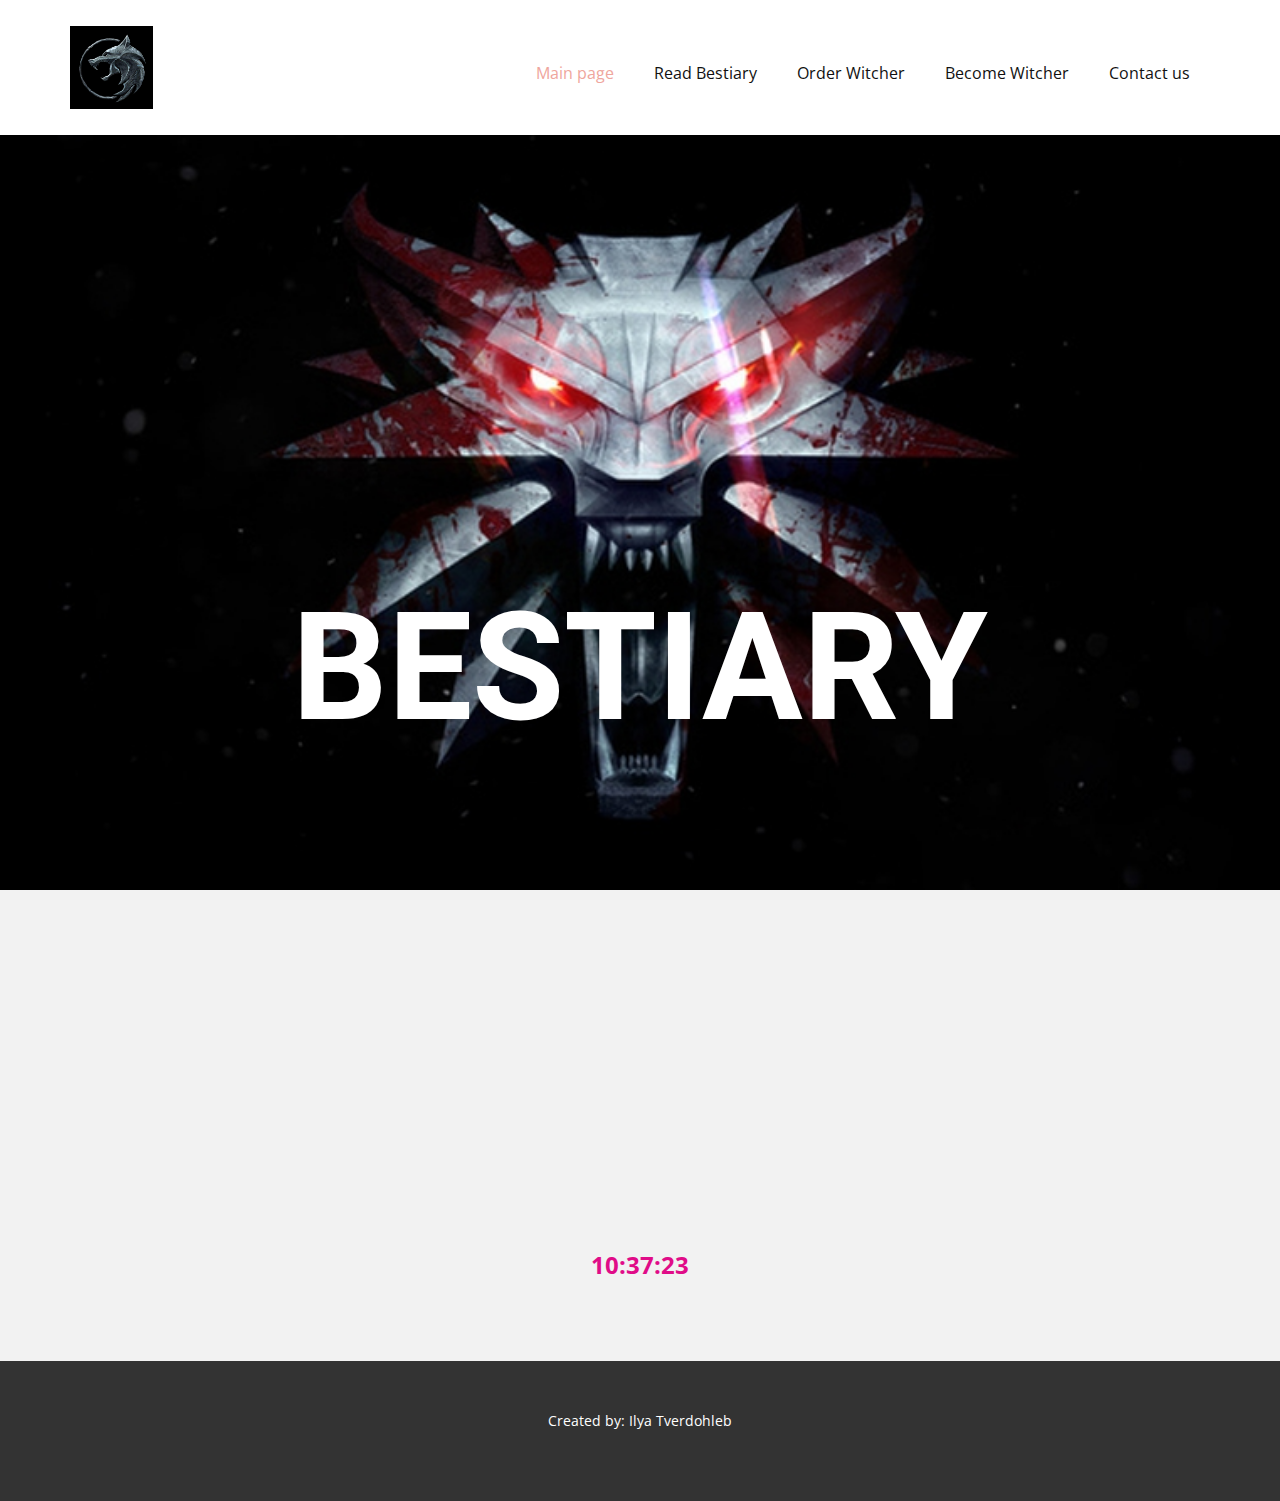
<file: index.html>
<!DOCTYPE html>
<html style="font-size: 16px;">
  <head>
    
    <meta name="viewport" content="width=device-width, initial-scale=1.0">
    <meta charset="utf-8">
    <meta name="keywords" content="Caring for, THE FOREST, ​Help us to look after our forests, ​Forestry
technique, ​Forest wildlifeand hunting, ​Caring for forest to benefit nature and people">
    <meta name="description" content="">
    <meta name="page_type" content="np-template-header-footer-from-plugin">
    <title>Main page</title>
    <link rel="stylesheet" href="nicepage.css" media="screen">
<link rel="stylesheet" href="Main-page.css" media="screen">
    <script class="u-script" type="text/javascript" src="jquery.js" defer=""></script>
    <script class="u-script" type="text/javascript" src="nicepage.js" defer=""></script>
    <meta name="generator" content="Nicepage 4.3.3, nicepage.com">
    <link id="u-theme-google-font" rel="stylesheet" href="https://fonts.googleapis.com/css?family=Roboto:100,100i,300,300i,400,400i,500,500i,700,700i,900,900i|Open+Sans:300,300i,400,400i,600,600i,700,700i,800,800i">
    <link id="u-page-google-font" rel="stylesheet" href="https://fonts.googleapis.com/css?family=Roboto:100,100i,300,300i,400,400i,500,500i,700,700i,900,900i|Roboto:100,100i,300,300i,400,400i,500,500i,700,700i,900,900i">
    
    
    
    <script type="application/ld+json">{
		"@context": "http://schema.org",
		"@type": "Organization",
		"name": "",
		"logo": "images/the-witcher-geralt-wolf-logo.jpg"
}</script>
    <meta name="theme-color" content="#efa69d">
    <meta property="og:title" content="Main page">
    <meta property="og:type" content="website">
  </head>
  <body data-home-page="Main-page.html" data-home-page-title="Main page" onload="digitalWatch()" class="u-body"><header class="u-clearfix u-header u-header" id="sec-3764"><div class="u-clearfix u-sheet u-sheet-1">
        <a href="Main-page.html" data-page-id="1073722988" class="u-hover-feature u-image u-logo u-image-1" title="Main page" data-image-width="1280" data-image-height="1280" data-animation-name="rotateIn" data-animation-duration="1000" data-animation-direction="">
          <img src="images/the-witcher-geralt-wolf-logo.jpg" class="u-logo-image u-logo-image-1">
        </a>
        <nav class="u-menu u-menu-dropdown u-offcanvas u-menu-1">
          <div class="menu-collapse" style="font-size: 1rem; letter-spacing: 0px;">
            <a class="u-button-style u-custom-left-right-menu-spacing u-custom-padding-bottom u-custom-top-bottom-menu-spacing u-nav-link u-text-active-palette-1-base u-text-hover-palette-2-base" href="#">
              <svg class="u-svg-link" viewBox="0 0 24 24"><use xmlns:xlink="http://www.w3.org/1999/xlink" xlink:href="#svg-0e7d"></use></svg>
              <svg class="u-svg-content" version="1.1" id="svg-0e7d" viewBox="0 0 16 16" x="0px" y="0px" xmlns:xlink="http://www.w3.org/1999/xlink" xmlns="http://www.w3.org/2000/svg"><g><rect y="1" width="16" height="2"></rect><rect y="7" width="16" height="2"></rect><rect y="13" width="16" height="2"></rect>
</g></svg>
            </a>
          </div>
          <div class="u-custom-menu u-nav-container">
            <ul class="u-nav u-unstyled u-nav-1"><li class="u-nav-item"><a class="u-button-style u-nav-link u-text-active-palette-1-base u-text-hover-palette-2-base" href="Main-page.html" style="padding: 10px 20px;">Main page</a>
</li><li class="u-nav-item"><a class="u-button-style u-nav-link u-text-active-palette-1-base u-text-hover-palette-2-base" href="Read-Bestiary.html" style="padding: 10px 20px;">Read Bestiary</a>
</li><li class="u-nav-item"><a class="u-button-style u-nav-link u-text-active-palette-1-base u-text-hover-palette-2-base" href="Order-Witcher.html" style="padding: 10px 20px;">Order Witcher</a>
</li><li class="u-nav-item"><a class="u-button-style u-nav-link u-text-active-palette-1-base u-text-hover-palette-2-base" href="Become-a-Witcher.html" style="padding: 10px 20px;">Become Witcher</a>
</li><li class="u-nav-item"><a class="u-button-style u-nav-link u-text-active-palette-1-base u-text-hover-palette-2-base" href="Contac-Us.html" style="padding: 10px 20px;">Contact us</a>
</li></ul>
          </div>
          <div class="u-custom-menu u-nav-container-collapse">
            <div class="u-black u-container-style u-inner-container-layout u-opacity u-opacity-95 u-sidenav">
              <div class="u-inner-container-layout u-sidenav-overflow">
                <div class="u-menu-close"></div>
                <ul class="u-align-center u-nav u-popupmenu-items u-unstyled u-nav-2"><li class="u-nav-item"><a class="u-button-style u-nav-link" href="Main-page.html" style="padding: 10px 20px;">Main page</a>
</li><li class="u-nav-item"><a class="u-button-style u-nav-link" href="Read-Bestiary.html" style="padding: 10px 20px;">Read Bestiary</a>
</li><li class="u-nav-item"><a class="u-button-style u-nav-link" href="Order-Witcher.html" style="padding: 10px 20px;">Order Witcher</a>
</li><li class="u-nav-item"><a class="u-button-style u-nav-link" href="Become-a-Witcher.html" style="padding: 10px 20px;">Become Witcher</a>
</li><li class="u-nav-item"><a class="u-button-style u-nav-link" href="Contac-Us.html" style="padding: 10px 20px;">Contact us</a>
</li></ul>
              </div>
            </div>
            <div class="u-black u-menu-overlay u-opacity u-opacity-70"></div>
          </div>
        </nav>
      </div></header>
    <section class="u-align-center u-clearfix u-image u-section-1" src="" id="carousel_deab" data-image-width="800" data-image-height="449">
      <div class="u-clearfix u-sheet u-sheet-1">
        <h1 class="u-color-scheme-u10 u-color-style-multicolor-1 u-text u-text-body-alt-color u-title u-text-1">BESTIARY</h1>
      </div>
    </section>
    <section class="u-align-center u-clearfix u-grey-5 u-section-2" id="carousel_029e">
      <div class="u-clearfix u-sheet u-valign-middle u-sheet-1">
        <h3 class="u-text u-text-default u-text-1" data-animation-name="bounceIn" data-animation-duration="1000" data-animation-direction="">Bestiary - learn how to protect youself from monsters</h3>
        <a href="Read-Bestiary.html" data-page-id="117323473" class="u-active-palette-4-dark-1 u-border-none u-btn u-btn-round u-button-style u-hover-palette-4-dark-1 u-palette-4-base u-radius-50 u-btn-1" data-animation-name="bounceIn" data-animation-duration="1000" data-animation-direction="">read Bestiary</a>
        <p id="digital_watch" style="color: #e00c88; font-size: 150%; font-weight: bold;"></p>
      </div>
    </section>
    
    
    <footer class="u-align-center u-clearfix u-footer u-grey-80 u-footer" id="sec-be3e"><div class="u-clearfix u-sheet u-sheet-1">
        <p class="u-small-text u-text u-text-variant u-text-1">Created by: Ilya Tverdohleb</p>
      </div>
      <p class="u-text u-text-2">
        
        <script>
          var chr = -1;
          var txt = 'Witchers community'
          var l = txt.length
          var p = "_"
          function changetext()
          {
          chr++;
          t = document.all["text"].innerHTML
          tt = t.substring(0,t.length-p.length)
          if(txt.charAt(chr)!="<")
          {
          document.all["text"].innerHTML= tt + txt.charAt(chr) + p
          }
          else {
          document.all["text"].innerHTML= tt + txt.substring(chr, chr+4) + p
          chr=chr+3
          }
          setTimeout("changetext()", 90)
          }
          function str(num) {
          var s = ""
          for(i=0; i<num; i++)
          { s = s + " " }
          return s }
        </script>            
          <body onload="changetext()">
          <font id="text"></font>
      </p>

      <script type="text/javascript">
        function digitalWatch() {
          var date = new Date();
          var hours = date.getHours();
          var minutes = date.getMinutes();
          var seconds = date.getSeconds();
          if (hours < 10) hours = "0" + hours;
          if (minutes < 10) minutes = "0" + minutes;
          if (seconds < 10) seconds = "0" + seconds;
          document.getElementById("digital_watch").innerHTML = hours + ":" + minutes + ":" + seconds;
          setTimeout("digitalWatch()", 1000);
        }
      </script>

      
    </footer>
    
  </body>
</html>
</file>
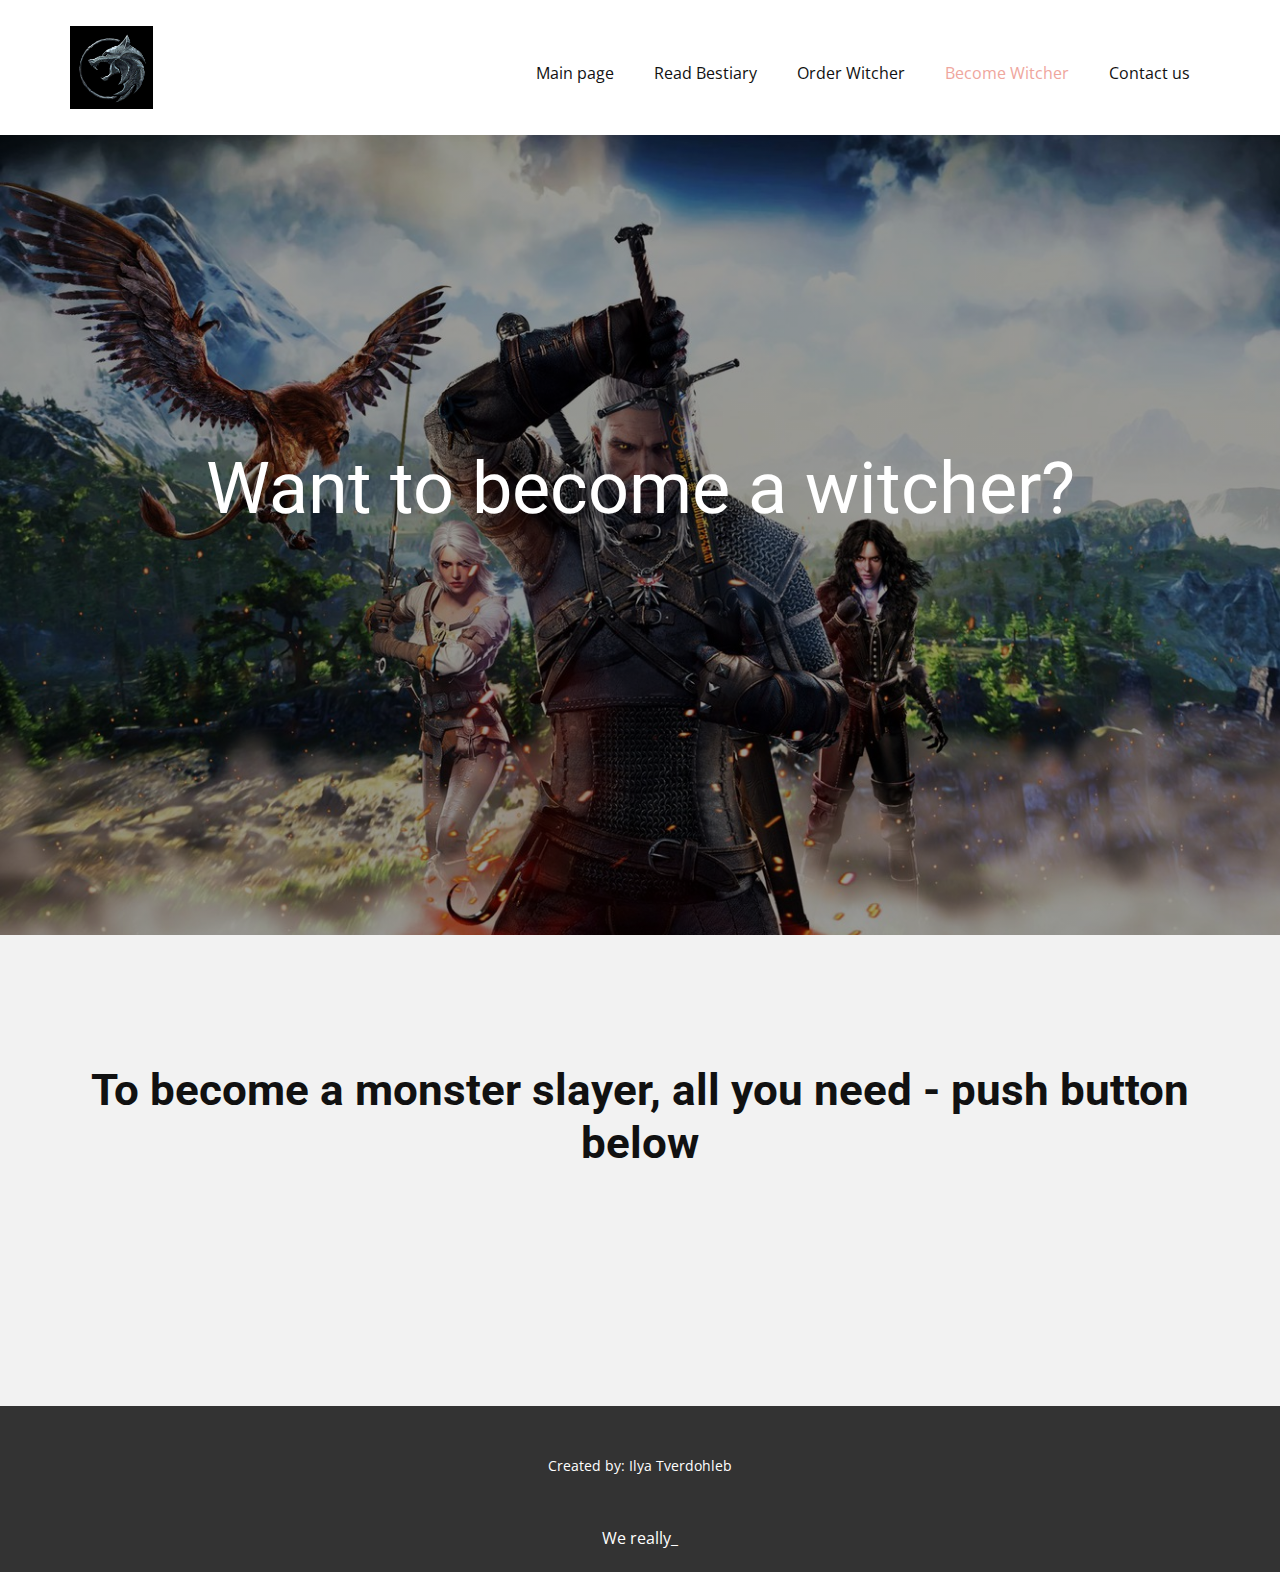
<file: Become-a-Witcher.html>
<!DOCTYPE html>
<html style="font-size: 16px;">
  <head>
    <meta name="viewport" content="width=device-width, initial-scale=1.0">
    <meta charset="utf-8">
    <meta name="keywords" content="Caring for, THE FOREST, ​Help us to look after our forests, ​Forestry
technique, ​Forest wildlifeand hunting, ​Caring for forest to benefit nature and people">
    <meta name="description" content="">
    <meta name="page_type" content="np-template-header-footer-from-plugin">
    <title>Become a Witcher</title>
    <link rel="stylesheet" href="nicepage.css" media="screen">
<link rel="stylesheet" href="Become-a-Witcher.css" media="screen">
    <script class="u-script" type="text/javascript" src="jquery.js" defer=""></script>
    <script class="u-script" type="text/javascript" src="nicepage.js" defer=""></script>
    <meta name="generator" content="Nicepage 4.3.3, nicepage.com">
    <link id="u-theme-google-font" rel="stylesheet" href="https://fonts.googleapis.com/css?family=Roboto:100,100i,300,300i,400,400i,500,500i,700,700i,900,900i|Open+Sans:300,300i,400,400i,600,600i,700,700i,800,800i">
    <link id="u-page-google-font" rel="stylesheet" href="https://fonts.googleapis.com/css?family=Roboto:100,100i,300,300i,400,400i,500,500i,700,700i,900,900i">
    
    
    
    <script type="application/ld+json">{
		"@context": "http://schema.org",
		"@type": "Organization",
		"name": "",
		"logo": "images/the-witcher-geralt-wolf-logo.jpg"
}</script>
    <meta name="theme-color" content="#efa69d">
    <meta property="og:title" content="Become a Witcher">
    <meta property="og:type" content="website">
  </head>
  <body class="u-body"><header class="u-clearfix u-header u-header" id="sec-3764"><div class="u-clearfix u-sheet u-sheet-1">
        <a href="Main-page.html" data-page-id="1073722988" class="u-hover-feature u-image u-logo u-image-1" title="Main page" data-image-width="1280" data-image-height="1280" data-animation-name="rotateIn" data-animation-duration="1000" data-animation-direction="">
          <img src="images/the-witcher-geralt-wolf-logo.jpg" class="u-logo-image u-logo-image-1">
        </a>
        <nav class="u-menu u-menu-dropdown u-offcanvas u-menu-1">
          <div class="menu-collapse" style="font-size: 1rem; letter-spacing: 0px;">
            <a class="u-button-style u-custom-left-right-menu-spacing u-custom-padding-bottom u-custom-top-bottom-menu-spacing u-nav-link u-text-active-palette-1-base u-text-hover-palette-2-base" href="#">
              <svg class="u-svg-link" viewBox="0 0 24 24"><use xmlns:xlink="http://www.w3.org/1999/xlink" xlink:href="#svg-0e7d"></use></svg>
              <svg class="u-svg-content" version="1.1" id="svg-0e7d" viewBox="0 0 16 16" x="0px" y="0px" xmlns:xlink="http://www.w3.org/1999/xlink" xmlns="http://www.w3.org/2000/svg"><g><rect y="1" width="16" height="2"></rect><rect y="7" width="16" height="2"></rect><rect y="13" width="16" height="2"></rect>
</g></svg>
            </a>
          </div>
          <div class="u-custom-menu u-nav-container">
            <ul class="u-nav u-unstyled u-nav-1"><li class="u-nav-item"><a class="u-button-style u-nav-link u-text-active-palette-1-base u-text-hover-palette-2-base" href="Main-page.html" style="padding: 10px 20px;">Main page</a>
</li><li class="u-nav-item"><a class="u-button-style u-nav-link u-text-active-palette-1-base u-text-hover-palette-2-base" href="Read-Bestiary.html" style="padding: 10px 20px;">Read Bestiary</a>
</li><li class="u-nav-item"><a class="u-button-style u-nav-link u-text-active-palette-1-base u-text-hover-palette-2-base" href="Order-Witcher.html" style="padding: 10px 20px;">Order Witcher</a>
</li><li class="u-nav-item"><a class="u-button-style u-nav-link u-text-active-palette-1-base u-text-hover-palette-2-base" href="Become-a-Witcher.html" style="padding: 10px 20px;">Become Witcher</a>
</li><li class="u-nav-item"><a class="u-button-style u-nav-link u-text-active-palette-1-base u-text-hover-palette-2-base" href="Contac-Us.html" style="padding: 10px 20px;">Contact us</a>
</li></ul>
          </div>
          <div class="u-custom-menu u-nav-container-collapse">
            <div class="u-black u-container-style u-inner-container-layout u-opacity u-opacity-95 u-sidenav">
              <div class="u-inner-container-layout u-sidenav-overflow">
                <div class="u-menu-close"></div>
                <ul class="u-align-center u-nav u-popupmenu-items u-unstyled u-nav-2"><li class="u-nav-item"><a class="u-button-style u-nav-link" href="Main-page.html" style="padding: 10px 20px;">Main page</a>
</li><li class="u-nav-item"><a class="u-button-style u-nav-link" href="Read-Bestiary.html" style="padding: 10px 20px;">Read Bestiary</a>
</li><li class="u-nav-item"><a class="u-button-style u-nav-link" href="Order-Witcher.html" style="padding: 10px 20px;">Order Witcher</a>
</li><li class="u-nav-item"><a class="u-button-style u-nav-link" href="Become-a-Witcher.html" style="padding: 10px 20px;">Become Witcher</a>
</li><li class="u-nav-item"><a class="u-button-style u-nav-link" href="Contac-Us.html" style="padding: 10px 20px;">Contact us</a>
</li></ul>
              </div>
            </div>
            <div class="u-black u-menu-overlay u-opacity u-opacity-70"></div>
          </div>
        </nav>
      </div></header>
    <section class="u-align-center u-clearfix u-image u-shading u-section-1" src="" data-image-width="1332" data-image-height="850" id="sec-f4d5">
      <div class="u-clearfix u-sheet u-sheet-1">
        <h1 class="u-text u-text-default u-title u-text-1" data-animation-name="zoomIn" data-animation-duration="1000" data-animation-direction="" id = "BcmWitcher">Want to become a witcher?</h1>
      </div>
    </section>
    <section class="u-align-center u-clearfix u-grey-5 u-section-2" id="carousel_029e">
      <div class="u-clearfix u-sheet u-valign-middle u-sheet-1">
        <h3 class="u-text u-text-default u-text-1">To become a monster slayer, all you need - push button below</h3>
        <a href="https://store.steampowered.com/app/292030/_3/?l=russian" class="u-active-palette-4-dark-1 u-border-none u-btn u-btn-round u-button-style u-hover-custom-color-1 u-palette-4-base u-radius-50 u-btn-1" data-animation-name="bounceIn" data-animation-duration="1000" data-animation-direction="">Become a Witcher </a>
      </div>
    </section>
    
    
    <footer class="u-align-center u-clearfix u-footer u-grey-80 u-footer" id="sec-be3e"><div class="u-clearfix u-sheet u-sheet-1">
        <p class="u-small-text u-text u-text-variant u-text-1">Created by: Ilya Tverdohleb</p>
      </div>
      <script>
        var chr = -1;
        var txt = 'We really need more witchers, contact us please'
        var l = txt.length
        var p = "_"
        function changetext()
        {
        chr++;
        t = document.all["text"].innerHTML
        tt = t.substring(0,t.length-p.length)
        if(txt.charAt(chr)!="<")
        {
        document.all["text"].innerHTML= tt + txt.charAt(chr) + p
        }
        else {
        document.all["text"].innerHTML= tt + txt.substring(chr, chr+4) + p
        chr=chr+3
        }
        setTimeout("changetext()", 90)
        }
        function str(num) {
        var s = ""
        for(i=0; i<num; i++)
        { s = s + " " }
        return s }
      </script>            
        <body onload="changetext()">
        <font id="text"></font>
    </p>

  

    <script>
      $('#BcmWitcher').on('click', function(){
          myAlert();

      function myAlert(){
          alert('aboba')
          }
      })
  </script>
    
    
    </footer>
    
  </body>
</html>
</file>
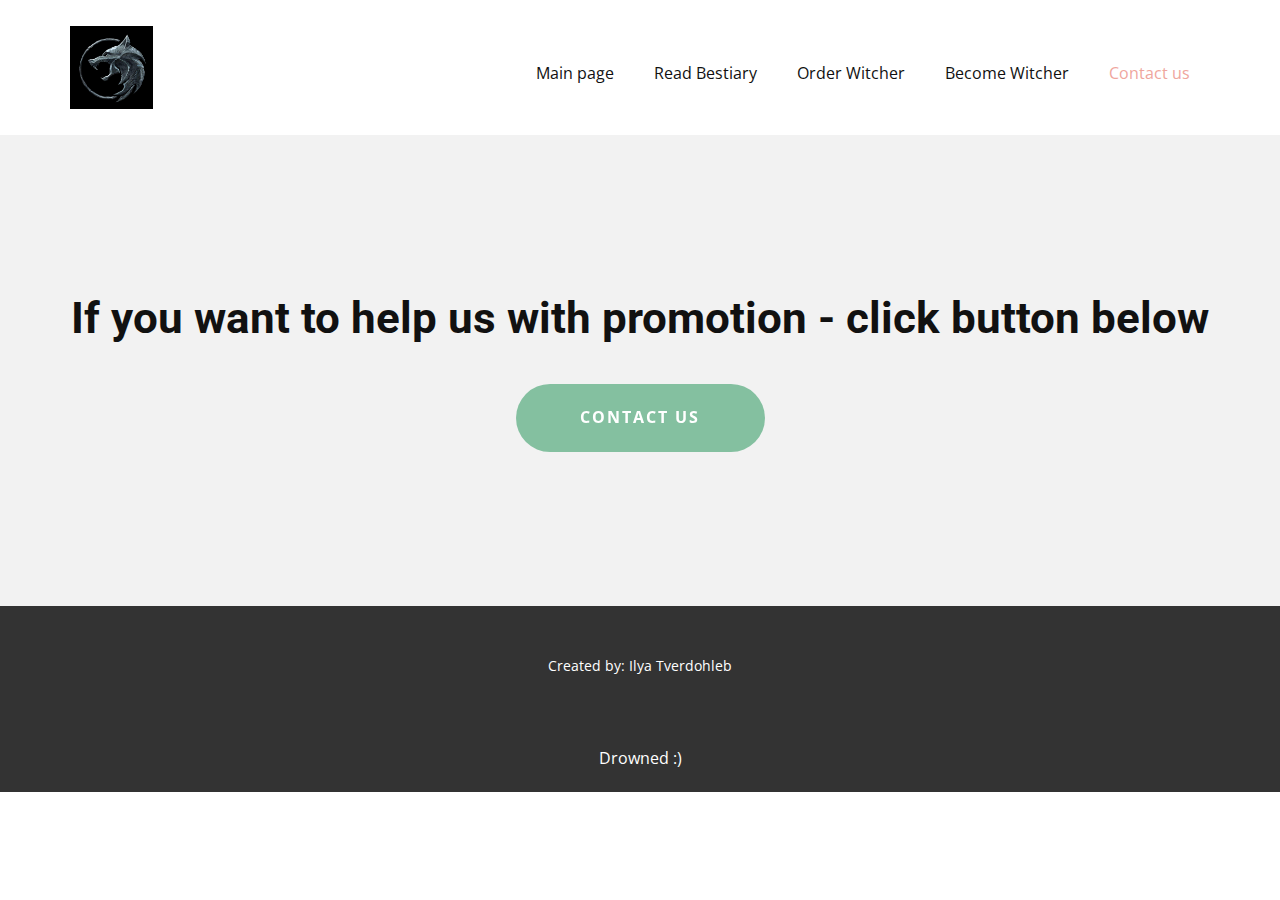
<file: Contac-Us.html>
<!DOCTYPE html>
<html style="font-size: 16px;">
  <head>
    <meta name="viewport" content="width=device-width, initial-scale=1.0">
    <meta charset="utf-8">
    <meta name="keywords" content="Caring for, THE FOREST, ​Help us to look after our forests, ​Forestry
technique, ​Forest wildlifeand hunting, ​Caring for forest to benefit nature and people">
    <meta name="description" content="">
    <meta name="page_type" content="np-template-header-footer-from-plugin">
    <title>Contac Us</title>
    <link rel="stylesheet" href="nicepage.css" media="screen">
<link rel="stylesheet" href="Contac-Us.css" media="screen">
    <script class="u-script" type="text/javascript" src="jquery.js" defer=""></script>
    <script class="u-script" type="text/javascript" src="nicepage.js" defer=""></script>
    <meta name="generator" content="Nicepage 4.3.3, nicepage.com">
    <link id="u-theme-google-font" rel="stylesheet" href="https://fonts.googleapis.com/css?family=Roboto:100,100i,300,300i,400,400i,500,500i,700,700i,900,900i|Open+Sans:300,300i,400,400i,600,600i,700,700i,800,800i">
    <link id="u-page-google-font" rel="stylesheet" href="https://fonts.googleapis.com/css?family=Roboto:100,100i,300,300i,400,400i,500,500i,700,700i,900,900i">
    
    
    <script type="application/ld+json">{
		"@context": "http://schema.org",
		"@type": "Organization",
		"name": "",
		"logo": "images/the-witcher-geralt-wolf-logo.jpg"
}</script>
    <meta name="theme-color" content="#efa69d">
    <meta property="og:title" content="Contac Us">
    <meta property="og:type" content="website">
  </head>
  <body class="u-body"><header class="u-clearfix u-header u-header" id="sec-3764"><div class="u-clearfix u-sheet u-sheet-1">
        <a href="Main-page.html" data-page-id="1073722988" class="u-hover-feature u-image u-logo u-image-1" title="Main page" data-image-width="1280" data-image-height="1280" data-animation-name="rotateIn" data-animation-duration="1000" data-animation-direction="">
          <img src="images/the-witcher-geralt-wolf-logo.jpg" class="u-logo-image u-logo-image-1">
        </a>
        <nav class="u-menu u-menu-dropdown u-offcanvas u-menu-1">
          <div class="menu-collapse" style="font-size: 1rem; letter-spacing: 0px;">
            <a class="u-button-style u-custom-left-right-menu-spacing u-custom-padding-bottom u-custom-top-bottom-menu-spacing u-nav-link u-text-active-palette-1-base u-text-hover-palette-2-base" href="#">
              <svg class="u-svg-link" viewBox="0 0 24 24"><use xmlns:xlink="http://www.w3.org/1999/xlink" xlink:href="#svg-0e7d"></use></svg>
              <svg class="u-svg-content" version="1.1" id="svg-0e7d" viewBox="0 0 16 16" x="0px" y="0px" xmlns:xlink="http://www.w3.org/1999/xlink" xmlns="http://www.w3.org/2000/svg"><g><rect y="1" width="16" height="2"></rect><rect y="7" width="16" height="2"></rect><rect y="13" width="16" height="2"></rect>
</g></svg>
            </a>
          </div>
          <div class="u-custom-menu u-nav-container">
            <ul class="u-nav u-unstyled u-nav-1"><li class="u-nav-item"><a class="u-button-style u-nav-link u-text-active-palette-1-base u-text-hover-palette-2-base" href="Main-page.html" style="padding: 10px 20px;">Main page</a>
</li><li class="u-nav-item"><a class="u-button-style u-nav-link u-text-active-palette-1-base u-text-hover-palette-2-base" href="Read-Bestiary.html" style="padding: 10px 20px;">Read Bestiary</a>
</li><li class="u-nav-item"><a class="u-button-style u-nav-link u-text-active-palette-1-base u-text-hover-palette-2-base" href="Order-Witcher.html" style="padding: 10px 20px;">Order Witcher</a>
</li><li class="u-nav-item"><a class="u-button-style u-nav-link u-text-active-palette-1-base u-text-hover-palette-2-base" href="Become-a-Witcher.html" style="padding: 10px 20px;">Become Witcher</a>
</li><li class="u-nav-item"><a class="u-button-style u-nav-link u-text-active-palette-1-base u-text-hover-palette-2-base" href="Contac-Us.html" style="padding: 10px 20px;">Contact us</a>
</li></ul>
          </div>
          <div class="u-custom-menu u-nav-container-collapse">
            <div class="u-black u-container-style u-inner-container-layout u-opacity u-opacity-95 u-sidenav">
              <div class="u-inner-container-layout u-sidenav-overflow">
                <div class="u-menu-close"></div>
                <ul class="u-align-center u-nav u-popupmenu-items u-unstyled u-nav-2"><li class="u-nav-item"><a class="u-button-style u-nav-link" href="Main-page.html" style="padding: 10px 20px;">Main page</a>
</li><li class="u-nav-item"><a class="u-button-style u-nav-link" href="Read-Bestiary.html" style="padding: 10px 20px;">Read Bestiary</a>
</li><li class="u-nav-item"><a class="u-button-style u-nav-link" href="Order-Witcher.html" style="padding: 10px 20px;">Order Witcher</a>
</li><li class="u-nav-item"><a class="u-button-style u-nav-link" href="Become-a-Witcher.html" style="padding: 10px 20px;">Become Witcher</a>
</li><li class="u-nav-item"><a class="u-button-style u-nav-link" href="Contac-Us.html" style="padding: 10px 20px;">Contact us</a>
</li></ul>
              </div>
            </div>
            <div class="u-black u-menu-overlay u-opacity u-opacity-70"></div>
          </div>
        </nav>
      </div></header>
    <section class="u-align-center u-clearfix u-grey-5 u-section-1" id="carousel_029e">
      <div class="u-clearfix u-sheet u-sheet-1">
        <h3 class="u-text u-text-default u-text-1">If you want to help us with promotion - click button below</h3>
        <a href="https://steamcommunity.com/id/asterirain/" class="u-active-palette-4-dark-1 u-border-none u-btn u-btn-round u-button-style u-hover-custom-color-1 u-palette-4-base u-radius-50 u-btn-1" data-animation-name="bounceIn" data-animation-duration="1000" data-animation-direction="">Contact us</a>
      </div>
    </section>
    
    
    <footer class="u-align-center u-clearfix u-footer u-grey-80 u-footer" id="sec-be3e"><div class="u-clearfix u-sheet u-sheet-1">
        <p class="u-small-text u-text u-text-variant u-text-1">Created by: Ilya Tverdohleb</p>
      </div>
      <p class="u-text u-text-2">
        <script>
          var chr = -1;
          var txt = 'Drowned tried to drown'
          var l = txt.length
          var p = " :)"
          function changetext()
          {
          chr++;
          t = document.all["text"].innerHTML
          tt = t.substring(0,t.length-p.length)
          if(txt.charAt(chr)!="<")
          {
          document.all["text"].innerHTML= tt + txt.charAt(chr) + p
          }
          else {
          document.all["text"].innerHTML= tt + txt.substring(chr, chr+4) + p
          chr=chr+3
          }
          setTimeout("changetext()", 90)
          }
          function str(num) {
          var s = ""
          for(i=0; i<num; i++)
          { s = s + " " }
          return s }
        </script>            
          <body onload="changetext()">
          <font id="text"></font>
      </p>
    
    </footer>
    
  </body>
</html>
</file>
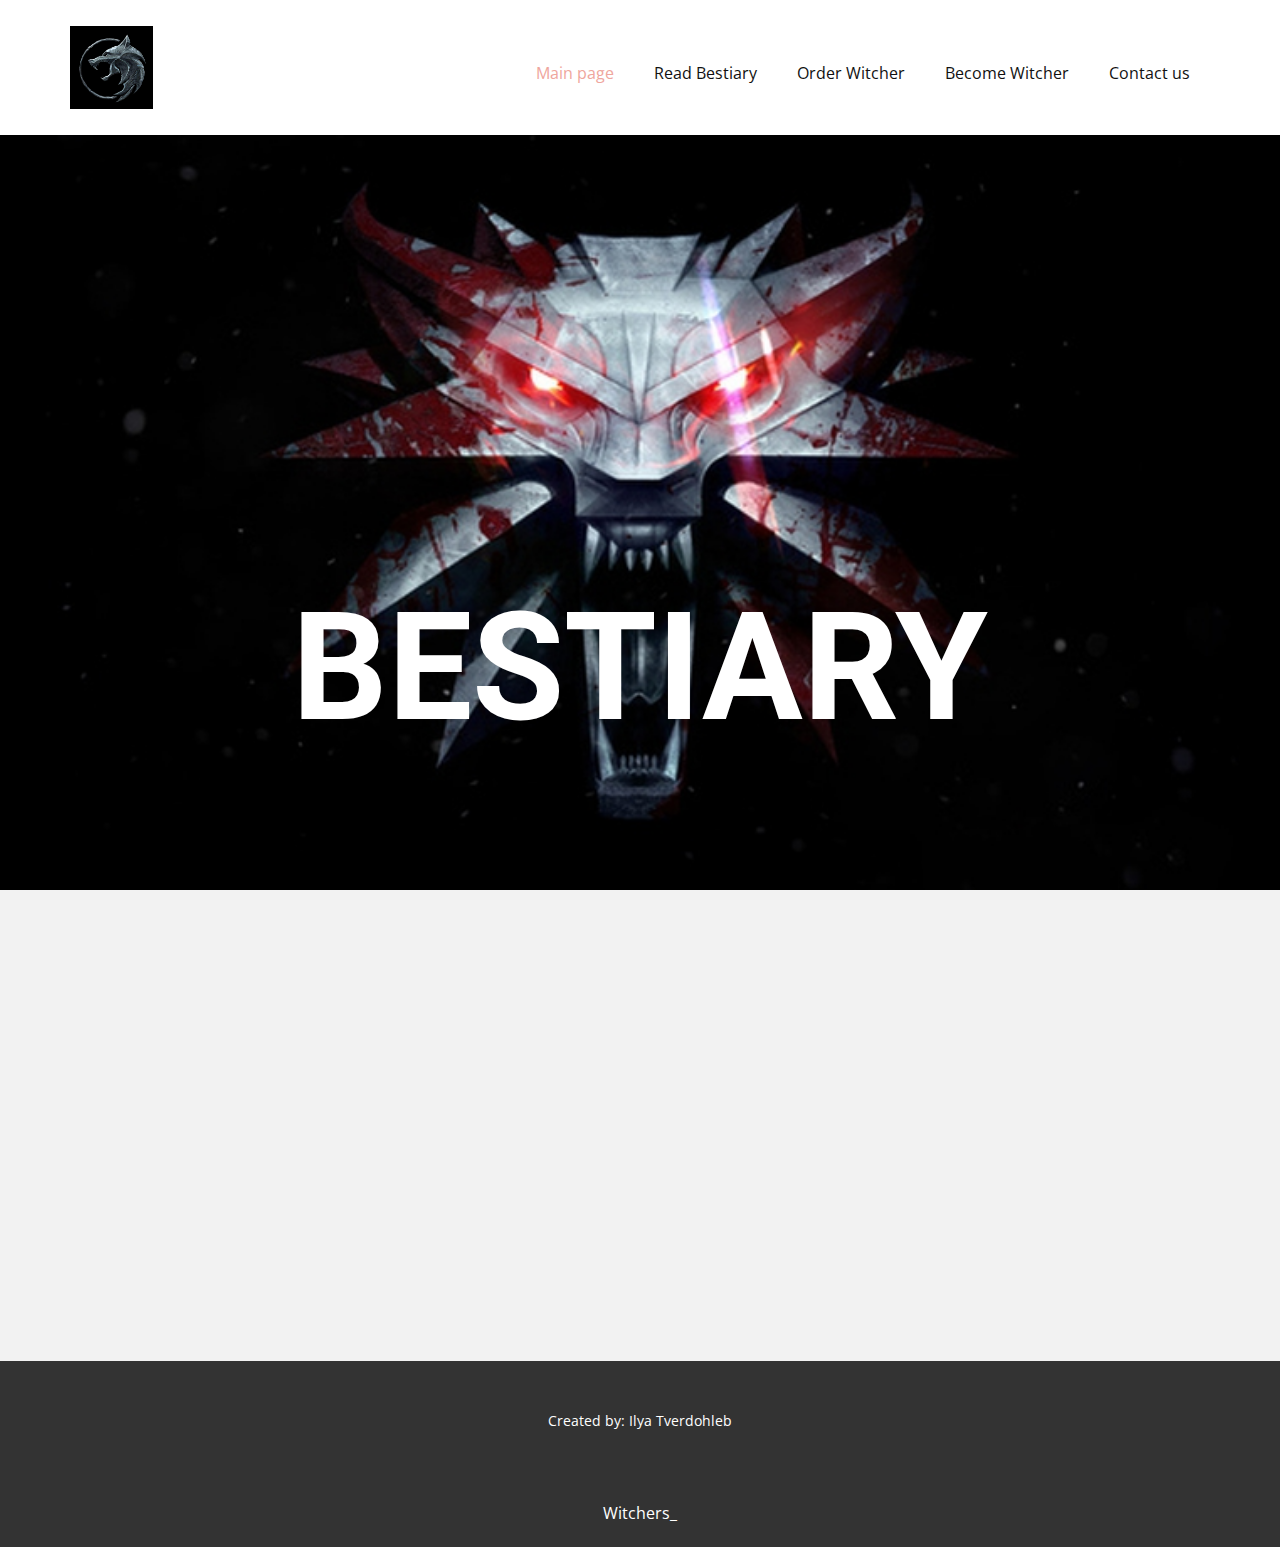
<file: Main-page.html>
<!DOCTYPE html>
<html style="font-size: 16px;">
  <head>
    <meta name="viewport" content="width=device-width, initial-scale=1.0">
    <meta charset="utf-8">
    <meta name="keywords" content="Caring for, THE FOREST, ​Help us to look after our forests, ​Forestry
technique, ​Forest wildlifeand hunting, ​Caring for forest to benefit nature and people">
    <meta name="description" content="">
    <meta name="page_type" content="np-template-header-footer-from-plugin">
    <title>Main page</title>
    <link rel="stylesheet" href="nicepage.css" media="screen">
<link rel="stylesheet" href="Main-page.css" media="screen">
    <script class="u-script" type="text/javascript" src="jquery.js" defer=""></script>
    <script class="u-script" type="text/javascript" src="nicepage.js" defer=""></script>
    <meta name="generator" content="Nicepage 4.3.3, nicepage.com">
    <link id="u-theme-google-font" rel="stylesheet" href="https://fonts.googleapis.com/css?family=Roboto:100,100i,300,300i,400,400i,500,500i,700,700i,900,900i|Open+Sans:300,300i,400,400i,600,600i,700,700i,800,800i">
    <link id="u-page-google-font" rel="stylesheet" href="https://fonts.googleapis.com/css?family=Roboto:100,100i,300,300i,400,400i,500,500i,700,700i,900,900i|Roboto:100,100i,300,300i,400,400i,500,500i,700,700i,900,900i">
    
    
    
    <script type="application/ld+json">{
		"@context": "http://schema.org",
		"@type": "Organization",
		"name": "",
		"logo": "images/the-witcher-geralt-wolf-logo.jpg"
}</script>
    <meta name="theme-color" content="#efa69d">
    <meta property="og:title" content="Main page">
    <meta property="og:type" content="website">
  </head>
  <body class="u-body"><header class="u-clearfix u-header u-header" id="sec-3764"><div class="u-clearfix u-sheet u-sheet-1">
        <a href="Main-page.html" data-page-id="1073722988" class="u-hover-feature u-image u-logo u-image-1" title="Main page" data-image-width="1280" data-image-height="1280" data-animation-name="rotateIn" data-animation-duration="1000" data-animation-direction="">
          <img src="images/the-witcher-geralt-wolf-logo.jpg" class="u-logo-image u-logo-image-1">
        </a>
        <nav class="u-menu u-menu-dropdown u-offcanvas u-menu-1">
          <div class="menu-collapse" style="font-size: 1rem; letter-spacing: 0px;">
            <a class="u-button-style u-custom-left-right-menu-spacing u-custom-padding-bottom u-custom-top-bottom-menu-spacing u-nav-link u-text-active-palette-1-base u-text-hover-palette-2-base" href="#">
              <svg class="u-svg-link" viewBox="0 0 24 24"><use xmlns:xlink="http://www.w3.org/1999/xlink" xlink:href="#svg-0e7d"></use></svg>
              <svg class="u-svg-content" version="1.1" id="svg-0e7d" viewBox="0 0 16 16" x="0px" y="0px" xmlns:xlink="http://www.w3.org/1999/xlink" xmlns="http://www.w3.org/2000/svg"><g><rect y="1" width="16" height="2"></rect><rect y="7" width="16" height="2"></rect><rect y="13" width="16" height="2"></rect>
</g></svg>
            </a>
          </div>
          <div class="u-custom-menu u-nav-container">
            <ul class="u-nav u-unstyled u-nav-1"><li class="u-nav-item"><a class="u-button-style u-nav-link u-text-active-palette-1-base u-text-hover-palette-2-base" href="Main-page.html" style="padding: 10px 20px;">Main page</a>
</li><li class="u-nav-item"><a class="u-button-style u-nav-link u-text-active-palette-1-base u-text-hover-palette-2-base" href="Read-Bestiary.html" style="padding: 10px 20px;">Read Bestiary</a>
</li><li class="u-nav-item"><a class="u-button-style u-nav-link u-text-active-palette-1-base u-text-hover-palette-2-base" href="Order-Witcher.html" style="padding: 10px 20px;">Order Witcher</a>
</li><li class="u-nav-item"><a class="u-button-style u-nav-link u-text-active-palette-1-base u-text-hover-palette-2-base" href="Become-a-Witcher.html" style="padding: 10px 20px;">Become Witcher</a>
</li><li class="u-nav-item"><a class="u-button-style u-nav-link u-text-active-palette-1-base u-text-hover-palette-2-base" href="Contac-Us.html" style="padding: 10px 20px;">Contact us</a>
</li></ul>
          </div>
          <div class="u-custom-menu u-nav-container-collapse">
            <div class="u-black u-container-style u-inner-container-layout u-opacity u-opacity-95 u-sidenav">
              <div class="u-inner-container-layout u-sidenav-overflow">
                <div class="u-menu-close"></div>
                <ul class="u-align-center u-nav u-popupmenu-items u-unstyled u-nav-2"><li class="u-nav-item"><a class="u-button-style u-nav-link" href="Main-page.html" style="padding: 10px 20px;">Main page</a>
</li><li class="u-nav-item"><a class="u-button-style u-nav-link" href="Read-Bestiary.html" style="padding: 10px 20px;">Read Bestiary</a>
</li><li class="u-nav-item"><a class="u-button-style u-nav-link" href="Order-Witcher.html" style="padding: 10px 20px;">Order Witcher</a>
</li><li class="u-nav-item"><a class="u-button-style u-nav-link" href="Become-a-Witcher.html" style="padding: 10px 20px;">Become Witcher</a>
</li><li class="u-nav-item"><a class="u-button-style u-nav-link" href="Contac-Us.html" style="padding: 10px 20px;">Contact us</a>
</li></ul>
              </div>
            </div>
            <div class="u-black u-menu-overlay u-opacity u-opacity-70"></div>
          </div>
        </nav>
      </div></header>
    <section class="u-align-center u-clearfix u-image u-section-1" src="" id="carousel_deab" data-image-width="800" data-image-height="449">
      <div class="u-clearfix u-sheet u-sheet-1">
        <h1 class="u-color-scheme-u10 u-color-style-multicolor-1 u-text u-text-body-alt-color u-title u-text-1">BESTIARY</h1>
      </div>
    </section>
    <section class="u-align-center u-clearfix u-grey-5 u-section-2" id="carousel_029e">
      <div class="u-clearfix u-sheet u-valign-middle u-sheet-1">
        <h3 class="u-text u-text-default u-text-1" data-animation-name="bounceIn" data-animation-duration="1000" data-animation-direction="">Bestiary - learn how to protect youself from monsters</h3>
        <a href="Read-Bestiary.html" data-page-id="117323473" class="u-active-palette-4-dark-1 u-border-none u-btn u-btn-round u-button-style u-hover-palette-4-dark-1 u-palette-4-base u-radius-50 u-btn-1" data-animation-name="bounceIn" data-animation-duration="1000" data-animation-direction="">read Bestiary</a>
        
      </div>
    </section>
    
    
    <footer class="u-align-center u-clearfix u-footer u-grey-80 u-footer" id="sec-be3e"><div class="u-clearfix u-sheet u-sheet-1">
        <p class="u-small-text u-text u-text-variant u-text-1">Created by: Ilya Tverdohleb</p>
      </div>
      <p class="u-text u-text-2">
        <script>
          var chr = -1;
          var txt = 'Witchers community'
          var l = txt.length
          var p = "_"
          function changetext()
          {
          chr++;
          t = document.all["text"].innerHTML
          tt = t.substring(0,t.length-p.length)
          if(txt.charAt(chr)!="<")
          {
          document.all["text"].innerHTML= tt + txt.charAt(chr) + p
          }
          else {
          document.all["text"].innerHTML= tt + txt.substring(chr, chr+4) + p
          chr=chr+3
          }
          setTimeout("changetext()", 90)
          }
          function str(num) {
          var s = ""
          for(i=0; i<num; i++)
          { s = s + " " }
          return s }
        </script>            
          <body onload="changetext()">
          <font id="text"></font>
      </p>

     
    
    </footer>
    
  </body>
</html>
</file>
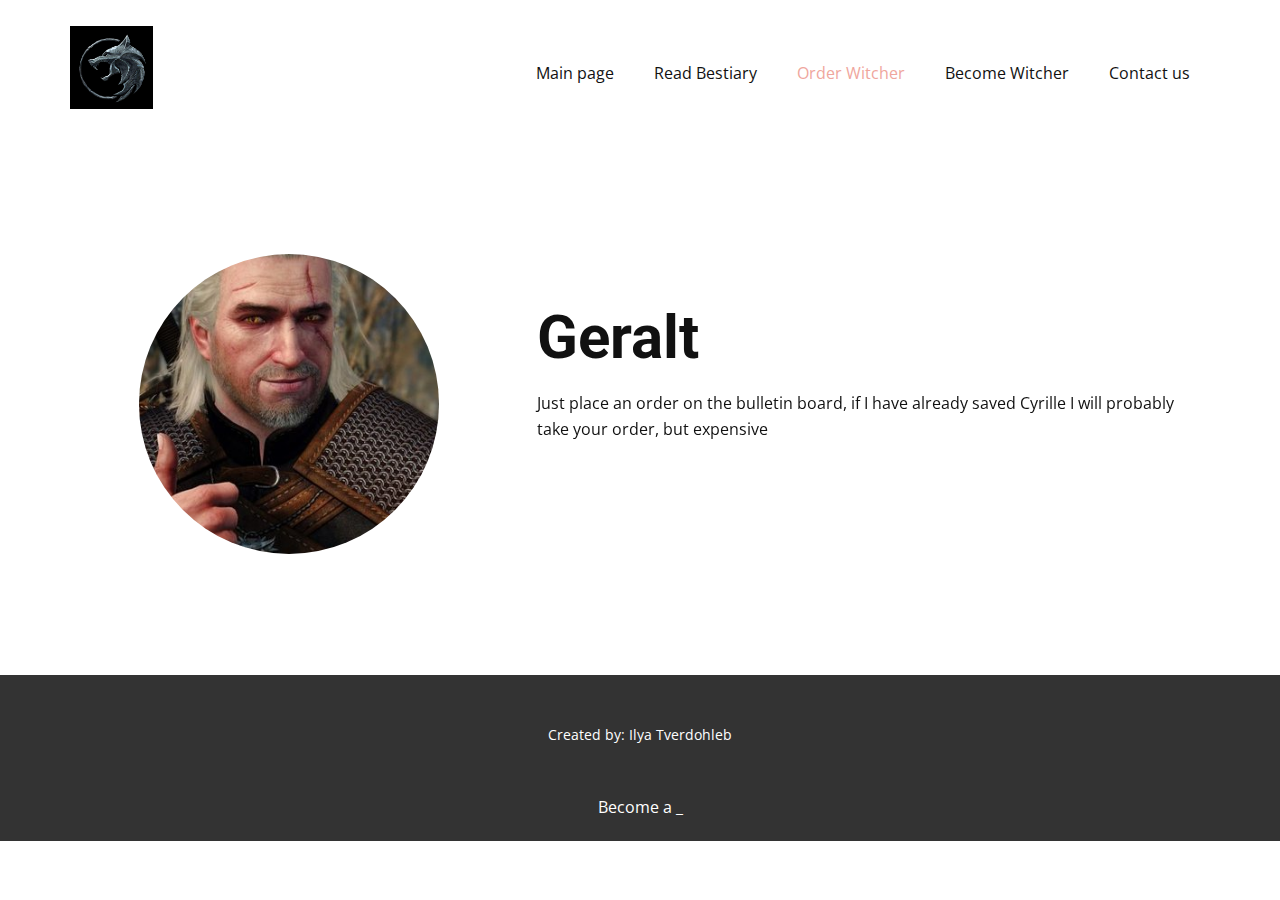
<file: Order-Witcher.html>
<!DOCTYPE html>
<html style="font-size: 16px;">
  <head>
    <meta name="viewport" content="width=device-width, initial-scale=1.0">
    <meta charset="utf-8">
    <meta name="keywords" content="Geralt">
    <meta name="description" content="">
    <meta name="page_type" content="np-template-header-footer-from-plugin">
    <title>Order Witcher</title>
    <link rel="stylesheet" href="nicepage.css" media="screen">
<link rel="stylesheet" href="Order-Witcher.css" media="screen">
    <script class="u-script" type="text/javascript" src="jquery.js" defer=""></script>
    <script class="u-script" type="text/javascript" src="nicepage.js" defer=""></script>
    <meta name="generator" content="Nicepage 4.3.3, nicepage.com">
    <link id="u-theme-google-font" rel="stylesheet" href="https://fonts.googleapis.com/css?family=Roboto:100,100i,300,300i,400,400i,500,500i,700,700i,900,900i|Open+Sans:300,300i,400,400i,600,600i,700,700i,800,800i">
    
    
    <script type="application/ld+json">{
		"@context": "http://schema.org",
		"@type": "Organization",
		"name": "",
		"logo": "images/the-witcher-geralt-wolf-logo.jpg"
}</script>
    <meta name="theme-color" content="#efa69d">
    <meta property="og:title" content="Order Witcher">
    <meta property="og:type" content="website">
  </head>
  <body class="u-body"><header class="u-clearfix u-header u-header" id="sec-3764"><div class="u-clearfix u-sheet u-sheet-1">
        <a href="Main-page.html" data-page-id="1073722988" class="u-hover-feature u-image u-logo u-image-1" title="Main page" data-image-width="1280" data-image-height="1280" data-animation-name="rotateIn" data-animation-duration="1000" data-animation-direction="">
          <img src="images/the-witcher-geralt-wolf-logo.jpg" class="u-logo-image u-logo-image-1">
        </a>
        <nav class="u-menu u-menu-dropdown u-offcanvas u-menu-1">
          <div class="menu-collapse" style="font-size: 1rem; letter-spacing: 0px;">
            <a class="u-button-style u-custom-left-right-menu-spacing u-custom-padding-bottom u-custom-top-bottom-menu-spacing u-nav-link u-text-active-palette-1-base u-text-hover-palette-2-base" href="#">
              <svg class="u-svg-link" viewBox="0 0 24 24"><use xmlns:xlink="http://www.w3.org/1999/xlink" xlink:href="#svg-0e7d"></use></svg>
              <svg class="u-svg-content" version="1.1" id="svg-0e7d" viewBox="0 0 16 16" x="0px" y="0px" xmlns:xlink="http://www.w3.org/1999/xlink" xmlns="http://www.w3.org/2000/svg"><g><rect y="1" width="16" height="2"></rect><rect y="7" width="16" height="2"></rect><rect y="13" width="16" height="2"></rect>
</g></svg>
            </a>
          </div>
          <div class="u-custom-menu u-nav-container">
            <ul class="u-nav u-unstyled u-nav-1"><li class="u-nav-item"><a class="u-button-style u-nav-link u-text-active-palette-1-base u-text-hover-palette-2-base" href="Main-page.html" style="padding: 10px 20px;">Main page</a>
</li><li class="u-nav-item"><a class="u-button-style u-nav-link u-text-active-palette-1-base u-text-hover-palette-2-base" href="Read-Bestiary.html" style="padding: 10px 20px;">Read Bestiary</a>
</li><li class="u-nav-item"><a class="u-button-style u-nav-link u-text-active-palette-1-base u-text-hover-palette-2-base" href="Order-Witcher.html" style="padding: 10px 20px;">Order Witcher</a>
</li><li class="u-nav-item"><a class="u-button-style u-nav-link u-text-active-palette-1-base u-text-hover-palette-2-base" href="Become-a-Witcher.html" style="padding: 10px 20px;">Become Witcher</a>
</li><li class="u-nav-item"><a class="u-button-style u-nav-link u-text-active-palette-1-base u-text-hover-palette-2-base" href="Contac-Us.html" style="padding: 10px 20px;">Contact us</a>
</li></ul>
          </div>
          <div class="u-custom-menu u-nav-container-collapse">
            <div class="u-black u-container-style u-inner-container-layout u-opacity u-opacity-95 u-sidenav">
              <div class="u-inner-container-layout u-sidenav-overflow">
                <div class="u-menu-close"></div>
                <ul class="u-align-center u-nav u-popupmenu-items u-unstyled u-nav-2"><li class="u-nav-item"><a class="u-button-style u-nav-link" href="Main-page.html" style="padding: 10px 20px;">Main page</a>
</li><li class="u-nav-item"><a class="u-button-style u-nav-link" href="Read-Bestiary.html" style="padding: 10px 20px;">Read Bestiary</a>
</li><li class="u-nav-item"><a class="u-button-style u-nav-link" href="Order-Witcher.html" style="padding: 10px 20px;">Order Witcher</a>
</li><li class="u-nav-item"><a class="u-button-style u-nav-link" href="Become-a-Witcher.html" style="padding: 10px 20px;">Become Witcher</a>
</li><li class="u-nav-item"><a class="u-button-style u-nav-link" href="Contac-Us.html" style="padding: 10px 20px;">Contact us</a>
</li></ul>
              </div>
            </div>
            <div class="u-black u-menu-overlay u-opacity u-opacity-70"></div>
          </div>
        </nav>
      </div></header>
    <section class="u-clearfix u-section-1" id="sec-d58b">
      <div class="u-clearfix u-sheet u-sheet-1">
        <div class="u-clearfix u-expanded-width u-gutter-0 u-layout-wrap u-layout-wrap-1">
          <div class="u-layout">
            <div class="u-layout-row">
              <div class="u-align-center u-container-style u-layout-cell u-left-cell u-size-23 u-layout-cell-1">
                <div class="u-container-layout u-container-layout-1">
                  <div alt="" class="u-hover-feature u-image u-image-circle u-image-1" src="" data-image-width="800" data-image-height="332" data-animation-name="rollIn" data-animation-duration="1000" data-animation-direction=""></div>
                </div>
              </div>
              <div class="u-align-left u-container-style u-layout-cell u-right-cell u-size-37 u-layout-cell-2" data-animation-name="slideIn" data-animation-duration="1000" data-animation-direction="Down">
                <div class="u-container-layout u-valign-top-xs u-container-layout-2">
                  <h2 class="u-text u-text-default u-text-1" data-animation-name="fadeIn" data-animation-duration="1000" data-animation-direction="Down">Geralt</h2>
                  <p class="u-hover-feature u-text u-text-2" data-animation-name="slideIn" data-animation-duration="1000" data-animation-direction="Left">Just place an order on the bulletin board, if I have already saved Cyrille I will probably take your order, but expensive</p>
                </div>
              </div>
            </div>
          </div>
        </div>
      </div>
      
      
    </section>
    
    
    <footer class="u-align-center u-clearfix u-footer u-grey-80 u-footer" id="sec-be3e"><div class="u-clearfix u-sheet u-sheet-1">
        <p class="u-small-text u-text u-text-variant u-text-1">Created by: Ilya Tverdohleb</p>
      </div>
      <script>
        var chr = -1;
        var txt = 'Become a witcher! Dont leave Geralt alone here!'
        var l = txt.length
        var p = "_"
        function changetext()
        {
        chr++;
        t = document.all["text"].innerHTML
        tt = t.substring(0,t.length-p.length)
        if(txt.charAt(chr)!="<")
        {
        document.all["text"].innerHTML= tt + txt.charAt(chr) + p
        }
        else {
        document.all["text"].innerHTML= tt + txt.substring(chr, chr+4) + p
        chr=chr+3
        }
        setTimeout("changetext()", 90)
        }
        function str(num) {
        var s = ""
        for(i=0; i<num; i++)
        { s = s + " " }
        return s }
      </script>            
        <body onload="changetext()">
        <font id="text"></font>
    </p>
    
    
    </footer>
    
  </body>
</html>
</file>
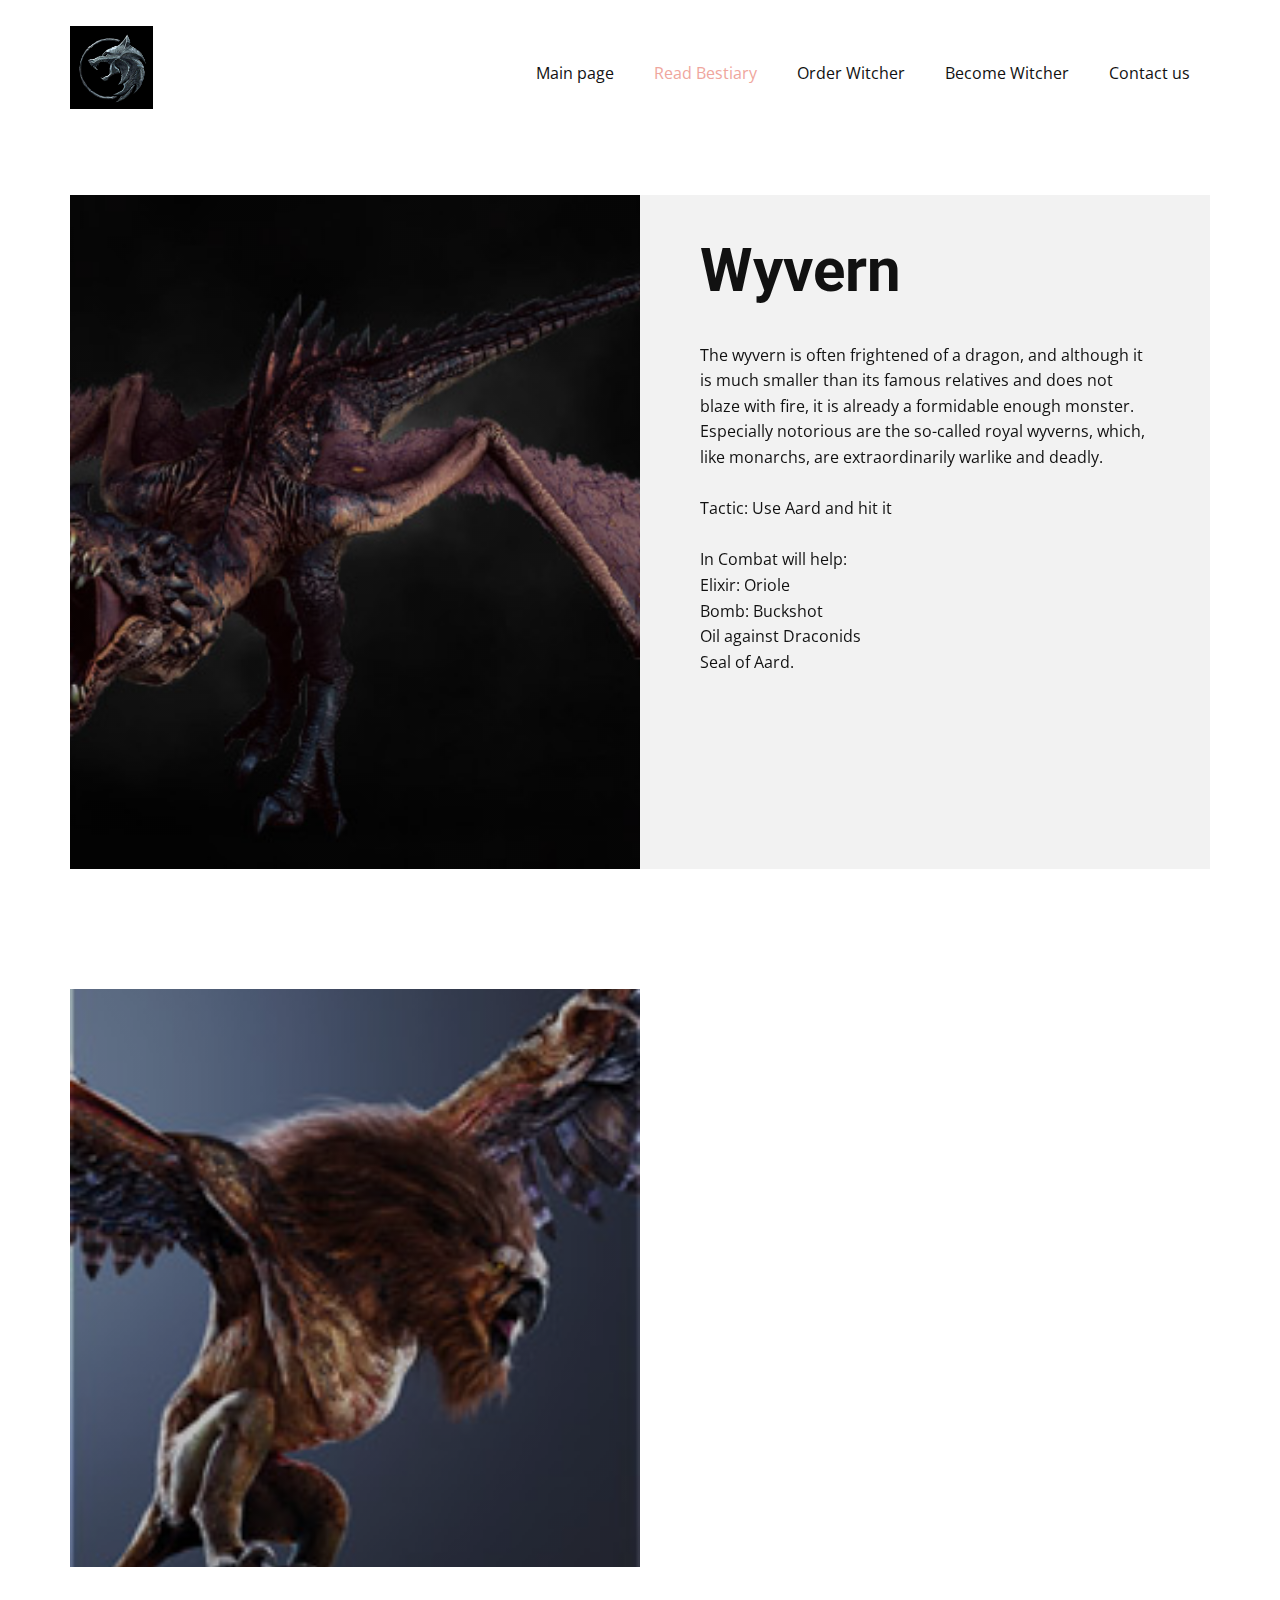
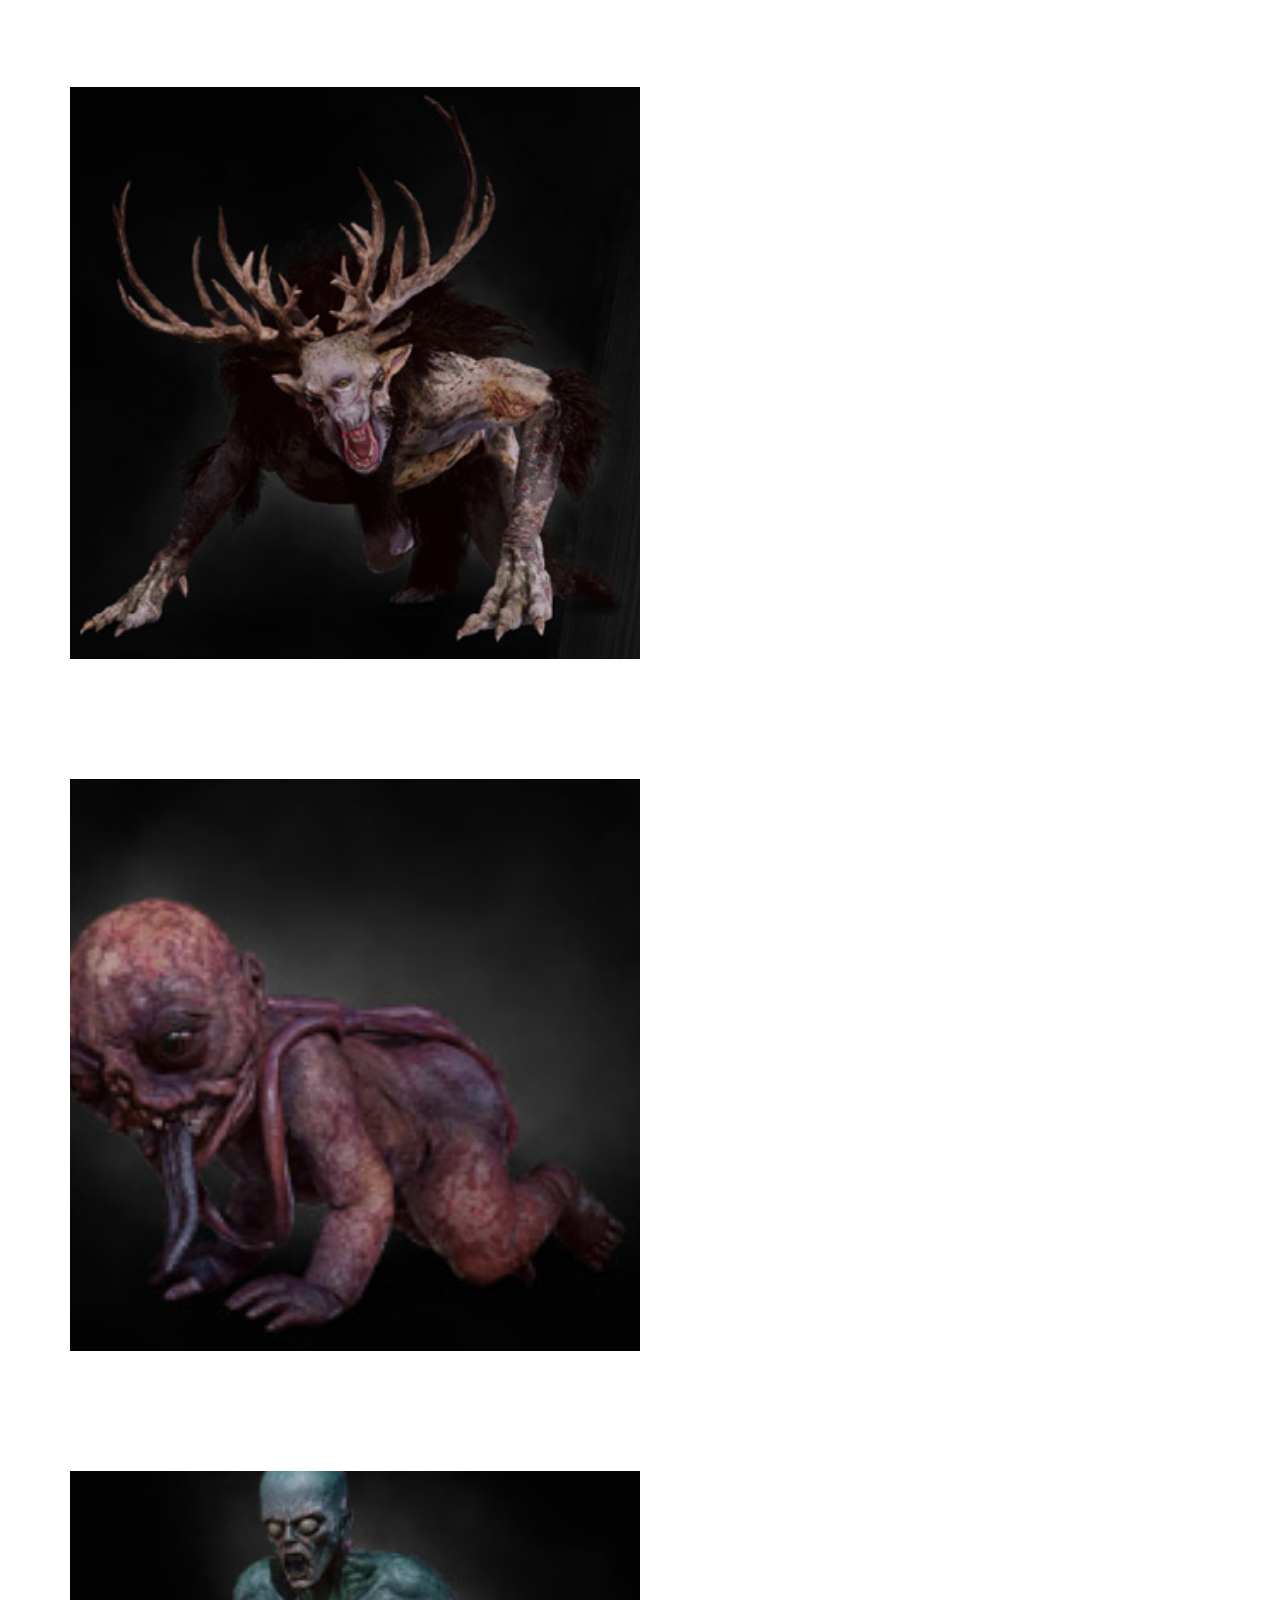
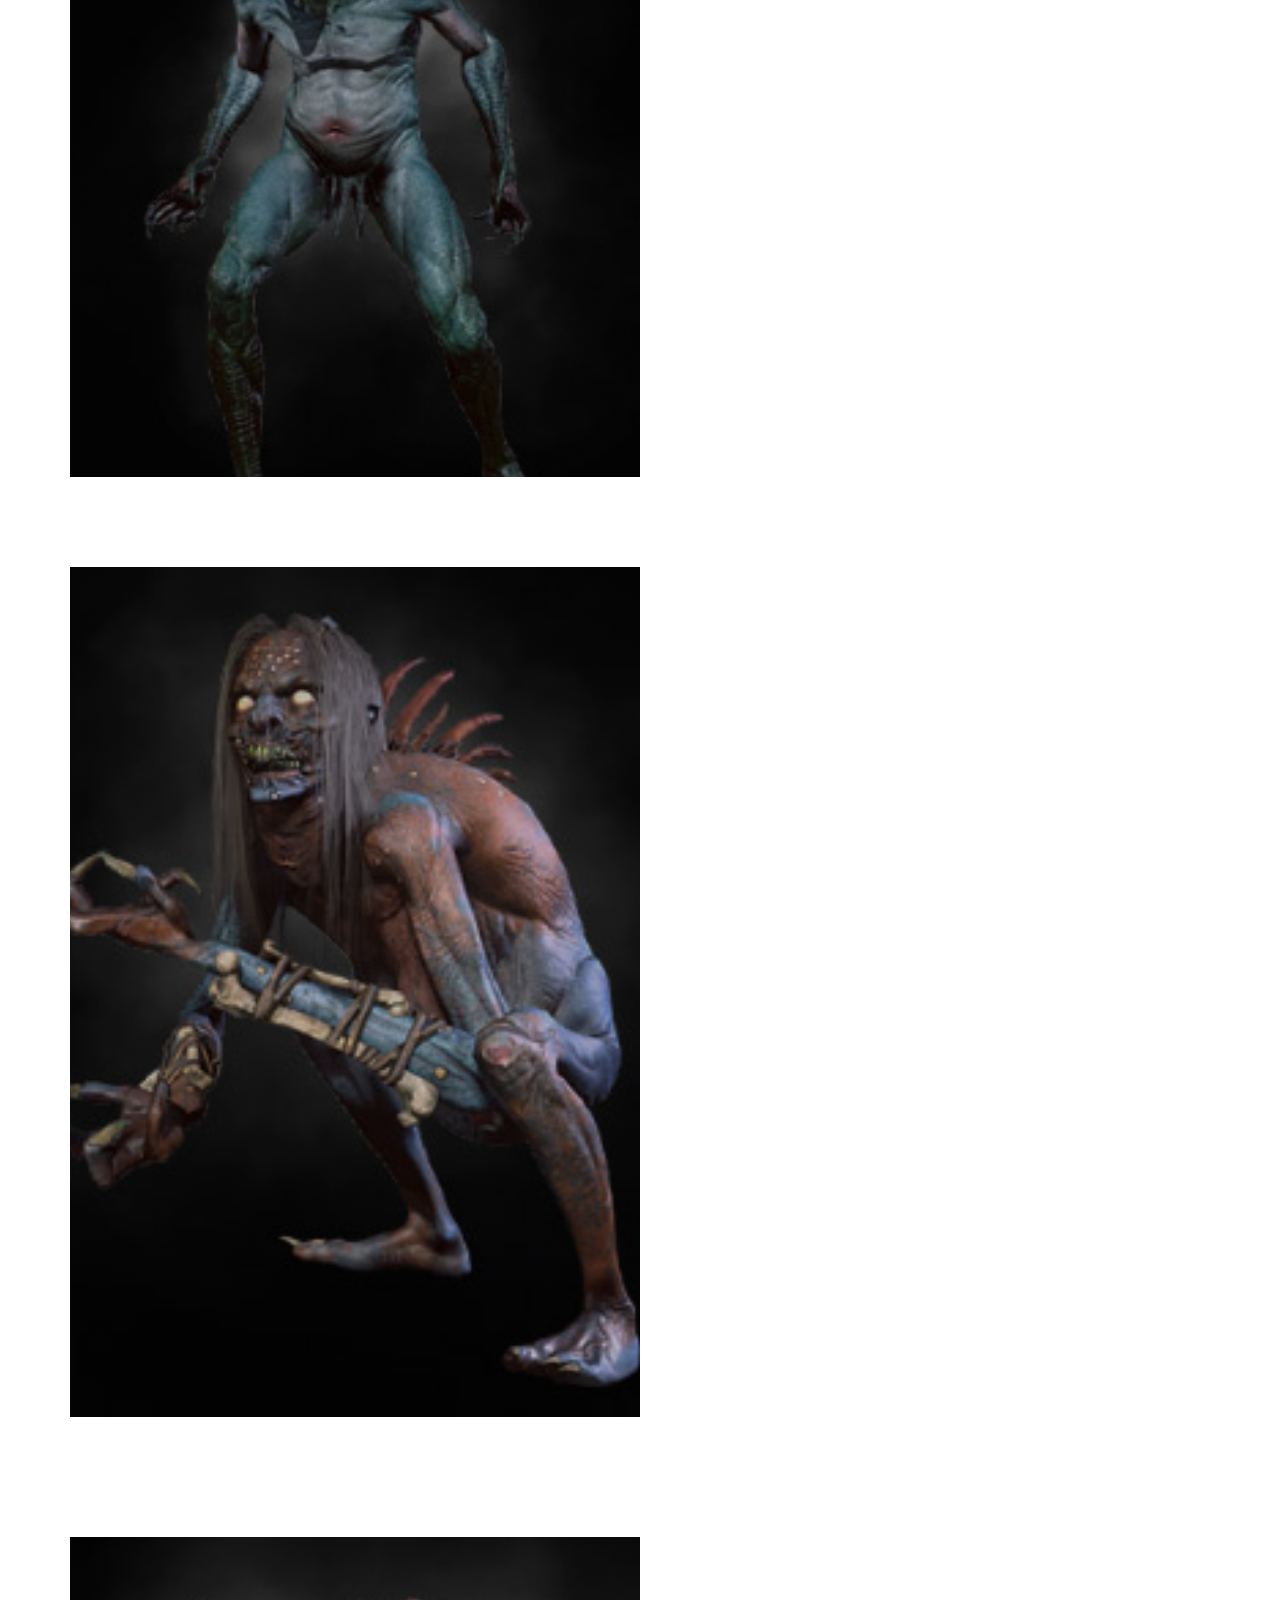
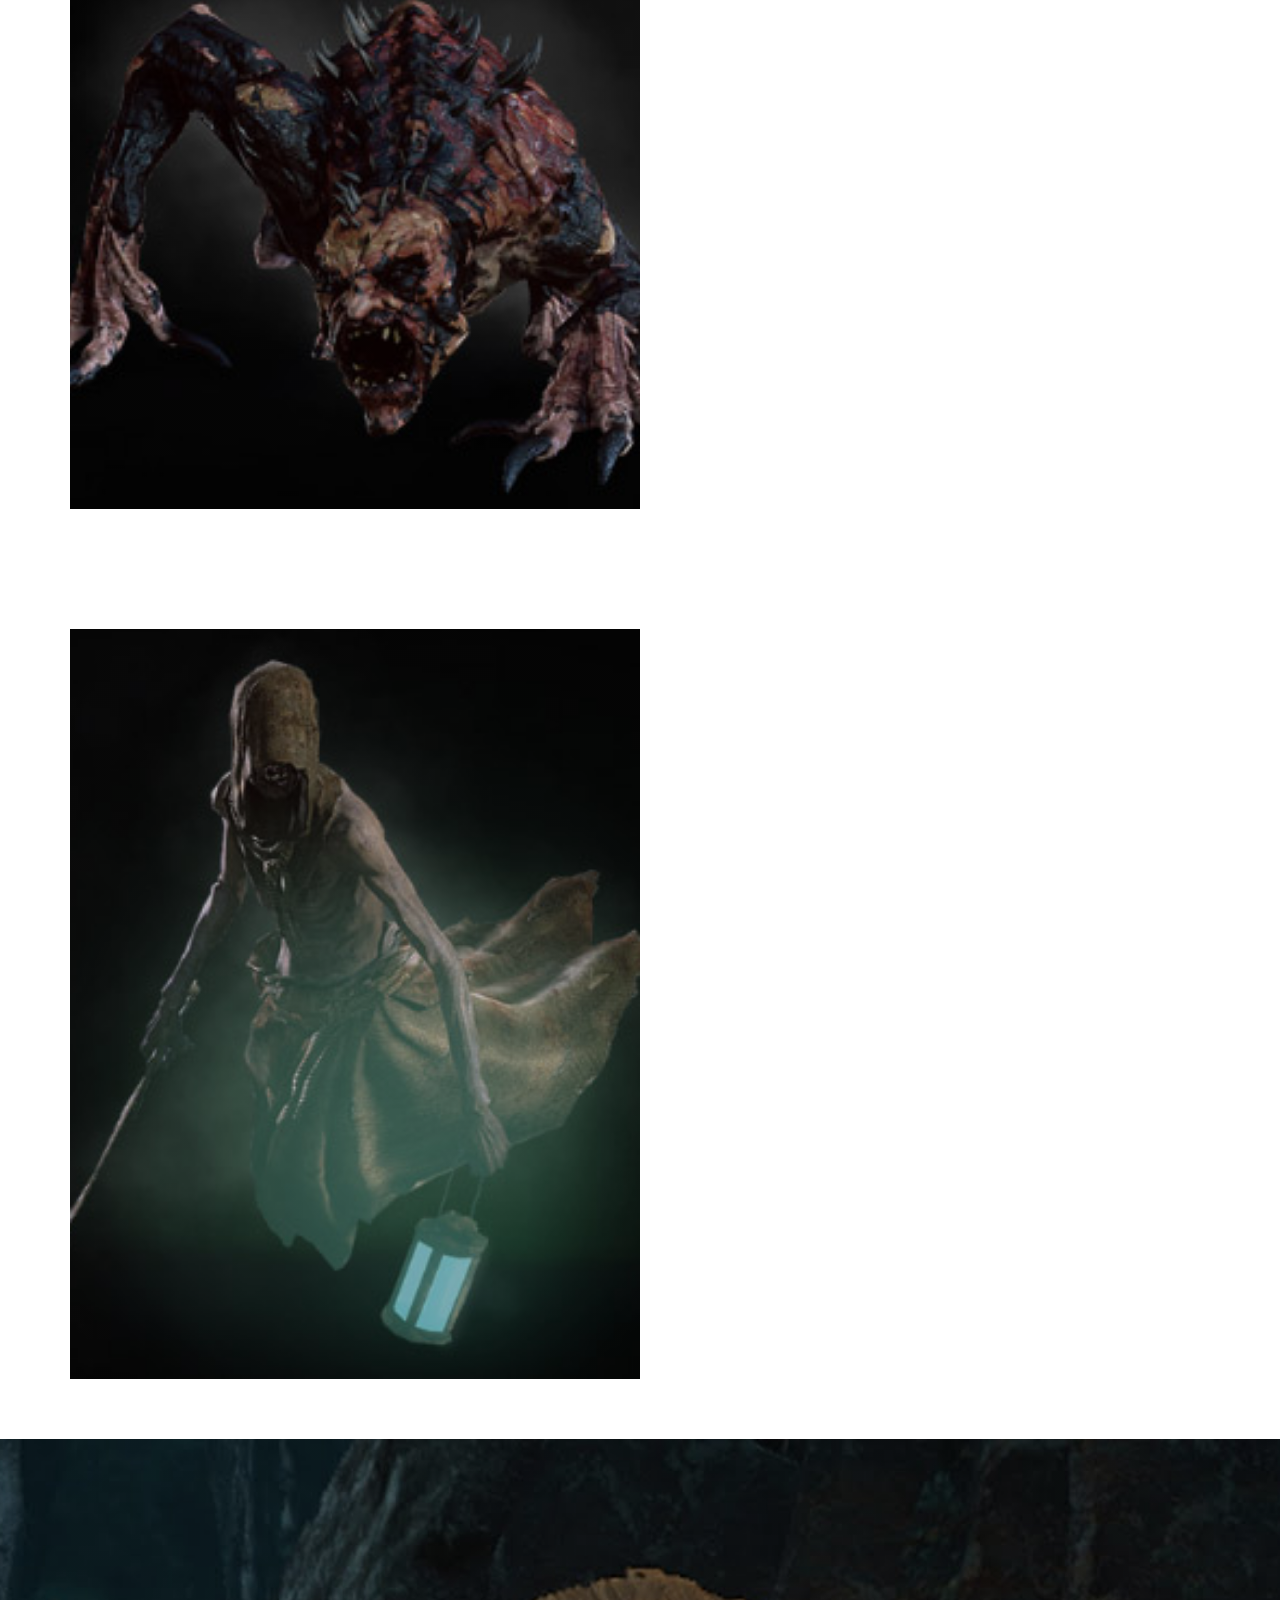
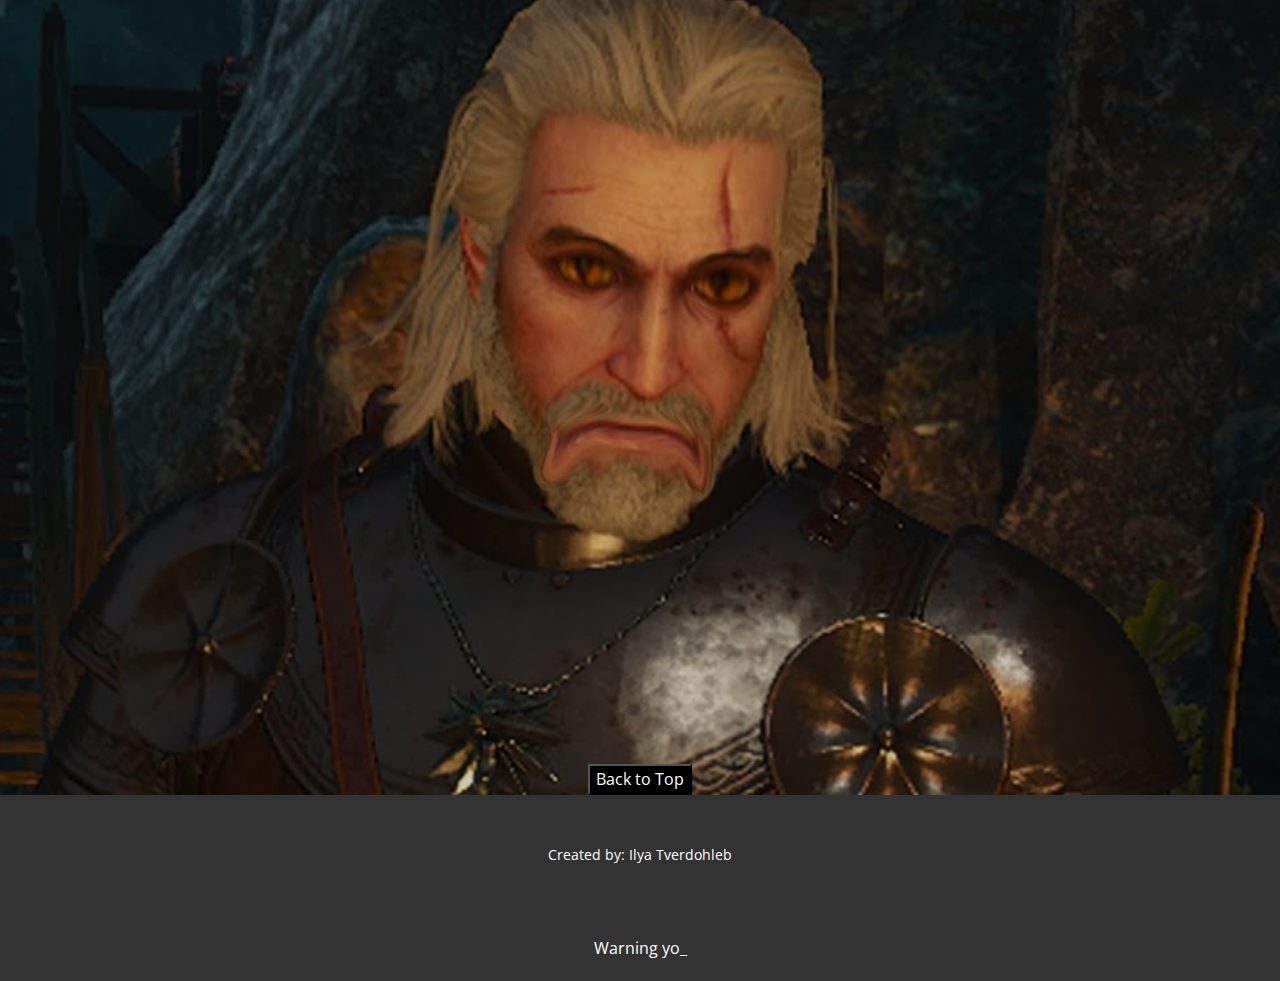
<file: Read-Bestiary.html>
<!DOCTYPE html>

<html style="font-size: 16px;">
  
  <head>
    <meta name="viewport" content="width=device-width, initial-scale=1.0">
    <meta charset="utf-8">
    <meta name="keywords" content="Wyvern, Gryphon, Bes, Igosha, Drowned, Water woman, Alghoul, Ghost">
    <meta name="description" content="">
    <meta name="page_type" content="np-template-header-footer-from-plugin">
    <title>Read Bestiary</title>
    <link rel="stylesheet" href="nicepage.css" media="screen">
<link rel="stylesheet" href="Read-Bestiary.css" media="screen">
    <script class="u-script" type="text/javascript" src="jquery.js" defer=""></script>
    <script class="u-script" type="text/javascript" src="nicepage.js" defer=""></script>
  
    <script type="text/javascript">
      function topFunction() {
      document.documentElement.scrollTop = 0;
      }
    </script>

    




    <meta name="generator" content="Nicepage 4.3.3, nicepage.com">
    <link id="u-theme-google-font" rel="stylesheet" href="https://fonts.googleapis.com/css?family=Roboto:100,100i,300,300i,400,400i,500,500i,700,700i,900,900i|Open+Sans:300,300i,400,400i,600,600i,700,700i,800,800i">
    
    
    
    
    
    
    
    
    
    
    <script type="application/ld+json">{
		"@context": "http://schema.org",
		"@type": "Organization",
		"name": "",
		"logo": "images/the-witcher-geralt-wolf-logo.jpg"
}</script>
    <meta name="theme-color" content="#efa69d">
    <meta property="og:title" content="Read Bestiary">
    <meta property="og:type" content="website">
  </head>
  <body class="u-body"><header class="u-clearfix u-header u-header" id="sec-3764"><div class="u-clearfix u-sheet u-sheet-1">
        <a href="Main-page.html" data-page-id="1073722988" class="u-hover-feature u-image u-logo u-image-1" title="Main page" data-image-width="1280" data-image-height="1280" data-animation-name="rotateIn" data-animation-duration="1000" data-animation-direction="">
          <img src="images/the-witcher-geralt-wolf-logo.jpg" class="u-logo-image u-logo-image-1">
        </a>
        <nav class="u-menu u-menu-dropdown u-offcanvas u-menu-1">
          <div class="menu-collapse" style="font-size: 1rem; letter-spacing: 0px;">
            <a class="u-button-style u-custom-left-right-menu-spacing u-custom-padding-bottom u-custom-top-bottom-menu-spacing u-nav-link u-text-active-palette-1-base u-text-hover-palette-2-base" href="#">
              <svg class="u-svg-link" viewBox="0 0 24 24"><use xmlns:xlink="http://www.w3.org/1999/xlink" xlink:href="#svg-0e7d"></use></svg>
              <svg class="u-svg-content" version="1.1" id="svg-0e7d" viewBox="0 0 16 16" x="0px" y="0px" xmlns:xlink="http://www.w3.org/1999/xlink" xmlns="http://www.w3.org/2000/svg"><g><rect y="1" width="16" height="2"></rect><rect y="7" width="16" height="2"></rect><rect y="13" width="16" height="2"></rect>
</g></svg>
            </a>
          </div>
          <div class="u-custom-menu u-nav-container">
            <ul class="u-nav u-unstyled u-nav-1"><li class="u-nav-item"><a class="u-button-style u-nav-link u-text-active-palette-1-base u-text-hover-palette-2-base" href="Main-page.html" style="padding: 10px 20px;">Main page</a>
</li><li class="u-nav-item"><a class="u-button-style u-nav-link u-text-active-palette-1-base u-text-hover-palette-2-base" href="Read-Bestiary.html" style="padding: 10px 20px;">Read Bestiary</a>
</li><li class="u-nav-item"><a class="u-button-style u-nav-link u-text-active-palette-1-base u-text-hover-palette-2-base" href="Order-Witcher.html" style="padding: 10px 20px;">Order Witcher</a>
</li><li class="u-nav-item"><a class="u-button-style u-nav-link u-text-active-palette-1-base u-text-hover-palette-2-base" href="Become-a-Witcher.html" style="padding: 10px 20px;">Become Witcher</a>
</li><li class="u-nav-item"><a class="u-button-style u-nav-link u-text-active-palette-1-base u-text-hover-palette-2-base" href="Contac-Us.html" style="padding: 10px 20px;">Contact us</a>
</li></ul>
          </div>
          <div class="u-custom-menu u-nav-container-collapse">
            <div class="u-black u-container-style u-inner-container-layout u-opacity u-opacity-95 u-sidenav">
              <div class="u-inner-container-layout u-sidenav-overflow">
                <div class="u-menu-close"></div>
                <ul class="u-align-center u-nav u-popupmenu-items u-unstyled u-nav-2"><li class="u-nav-item"><a class="u-button-style u-nav-link" href="Main-page.html" style="padding: 10px 20px;">Main page</a>
</li><li class="u-nav-item"><a class="u-button-style u-nav-link" href="Read-Bestiary.html" style="padding: 10px 20px;">Read Bestiary</a>
</li><li class="u-nav-item"><a class="u-button-style u-nav-link" href="Order-Witcher.html" style="padding: 10px 20px;">Order Witcher</a>
</li><li class="u-nav-item"><a class="u-button-style u-nav-link" href="Become-a-Witcher.html" style="padding: 10px 20px;">Become Witcher</a>
</li><li class="u-nav-item"><a class="u-button-style u-nav-link" href="Contac-Us.html" style="padding: 10px 20px;">Contact us</a>
</li></ul>
              </div>
            </div>
            <div class="u-black u-menu-overlay u-opacity u-opacity-70"></div>
          </div>
        </nav>
      </div></header>
    <section class="u-clearfix u-section-1" id="sec-f349">
      <div class="u-clearfix u-sheet u-sheet-1">
        <div class="u-clearfix u-expanded-width u-gutter-0 u-layout-wrap u-layout-wrap-1">
          <div class="u-layout" style="">
            <div class="u-layout-row" style="">
              <div class="u-align-left u-container-style u-image u-layout-cell u-left-cell u-shading u-size-30 u-size-xs-60 u-image-1" src="" data-image-width="446" data-image-height="325">
                <div class="u-container-layout u-container-layout-1" src=""></div>
              </div>
              <div class="u-align-left u-container-style u-grey-5 u-layout-cell u-right-cell u-size-30 u-size-xs-60 u-layout-cell-2" data-animation-name="slideIn" data-animation-duration="1000" data-animation-direction="Left" data-animation-delay="0">
                <div class="u-container-layout u-container-layout-2">
                  <h2 class="u-text u-text-1" id = "ClickWyvern" >Wyvern </h2>
                  <p class="u-hover-feature u-text u-text-2">
                    <br>The wyvern is often frightened of a dragon, and although it is much smaller than its famous relatives and does not blaze with fire, it is already a formidable enough monster. Especially notorious are the so-called royal wyverns, which, like monarchs, are extraordinarily warlike and deadly.<br>
                    <br>Tactic: Use Aard and hit it<br>
                    <br>In Combat will help:&nbsp;<br>Elixir: Oriole <br>Bomb: Buckshot <br>Oil against Draconids <br>Seal of Aard.<br>
                  </p>
                </div>
              </div>
            </div>
          </div>
        </div>
      </div>
      
    </section>
    <section class="u-clearfix u-section-2" id="sec-e076">
      <div class="u-clearfix u-sheet u-sheet-1">
        <div class="u-clearfix u-expanded-width u-gutter-0 u-layout-wrap u-layout-wrap-1">
          <div class="u-layout" style="">
            <div class="u-layout-row" style="">
              <div class="u-align-left u-container-style u-image u-layout-cell u-left-cell u-shading u-size-30 u-size-xs-60 u-image-1" src="" data-image-width="176" data-image-height="278">
                <div class="u-container-layout u-container-layout-1" src=""></div>
              </div>
              <div class="u-align-left u-container-style u-grey-5 u-layout-cell u-right-cell u-size-30 u-size-xs-60 u-layout-cell-2" data-animation-name="slideIn" data-animation-duration="1000" data-animation-direction="Left">
                <div class="u-container-layout u-container-layout-2">
                  <h2 class="u-text u-text-default u-text-1">Gryphon</h2>
                  <p class="u-hover-feature u-text u-text-2">A gryphon (vulture, in other words) is a creature that is a combination of a lion and an eagle. Its front part consists of a powerful beak and huge wings, the second - the torso of a lion, massive paws, tail and eagle claws. All this makes the griffin an extremely dangerous opponent in battle. <br>
                    <br>The griffon leads a very ordinary life for a bird - it builds nests high in the mountains, hunts animals and incubates eggs. Like most raptors, griffins carefully protect their territories from strangers and unexpected visitors. In the days of trade relations and trade routes, these behemoths have repeatedly attacked traders and other travelers. <br>
                    <br>Their attack tactics are quite dangerous and aggressive. Like an eagle, they soar into the sky and fall on their victims, knocking them to the ground. Then they use their beak and claws to tear their prey to pieces.<br>
                    <br>Tactic: Use aard sign or run
                  </p>
                </div>
              </div>
            </div>
          </div>
        </div>
      </div>
      
    </section>
    <section class="u-clearfix u-section-3" id="sec-4227">
      <div class="u-clearfix u-sheet u-sheet-1">
        <div class="u-clearfix u-expanded-width u-gutter-0 u-layout-wrap u-layout-wrap-1">
          <div class="u-layout" style="">
            <div class="u-layout-row" style="">
              <div class="u-align-left u-container-style u-image u-layout-cell u-left-cell u-shading u-size-30 u-size-xs-60 u-image-1" src="" data-image-width="333" data-image-height="345">
                <div class="u-container-layout u-container-layout-1" src=""></div>
              </div>
              <div class="u-align-left u-container-style u-grey-5 u-layout-cell u-right-cell u-size-30 u-size-xs-60 u-layout-cell-2" data-animation-name="slideIn" data-animation-duration="1000" data-animation-direction="Left">
                <div class="u-container-layout u-container-layout-2">
                  <h2 class="u-text u-text-default u-text-1">Bes</h2>
                  <p class="u-hover-feature u-text u-text-2">The imp is a walking mountain of muscle, topped by a horned head with a mouth full of sharp teeth. Like its rarer relative, the beech, the imp lives in dense thickets, in swamps and marshes. When possible, it avoids humans. But if it fails, it kills them without any difficulty.<br>
                    <br>Tactic: if you are not a witcher - ron, otherwise just kill it<br>
                    <br>IN combat will help:<br>Bomb: Samum <br>Bomb: Devil's Mushroom <br>Oil against relics<br>
                  </p>
                </div>
              </div>
            </div>
          </div>
        </div>
      </div>
      
    </section>
    <section class="u-clearfix u-section-4" id="sec-3834">
      <div class="u-clearfix u-sheet u-sheet-1">
        <div class="u-clearfix u-expanded-width u-gutter-0 u-layout-wrap u-layout-wrap-1">
          <div class="u-layout" style="">
            <div class="u-layout-row" style="">
              <div class="u-align-left u-container-style u-image u-layout-cell u-left-cell u-shading u-size-30 u-size-xs-60 u-image-1" src="" data-image-width="250" data-image-height="178">
                <div class="u-container-layout u-container-layout-1" src=""></div>
              </div>
              <div class="u-align-left u-container-style u-grey-5 u-layout-cell u-right-cell u-size-30 u-size-xs-60 u-layout-cell-2" data-animation-name="slideIn" data-animation-duration="1000" data-animation-direction="Left">
                <div class="u-container-layout u-container-layout-2">
                  <h2 class="u-text u-text-default u-text-1">Igosha</h2>
                  <p class="u-hover-feature u-text u-text-2"> Igosha is perhaps the most hideous of the monsters that witches have to face. He emerges from a dead unwanted child who was not even properly buried after his death. It looks like a rotting newborn, distorted by the hatred, ashes, and malice that fill it. This vile monster usually feeds on the strength and blood of pregnant women, who are thus gradually driven to their deaths.<br>
                    <br>Tactic: soon will be updated<br>
                    <br>In combat will help:<br>Oil Against the Damned <br>The Sign of Axius<br>
                  </p>
                </div>
              </div>
            </div>
          </div>
        </div>
      </div>
      
    </section>
    <section class="u-clearfix u-section-5" id="sec-7402">
      <div class="u-clearfix u-sheet u-sheet-1">
        <div class="u-clearfix u-expanded-width u-gutter-0 u-layout-wrap u-layout-wrap-1">
          <div class="u-layout" style="">
            <div class="u-layout-row" style="">
              <div class="u-align-left u-container-style u-image u-layout-cell u-left-cell u-shading u-size-30 u-size-xs-60 u-image-1" src="" data-image-width="231" data-image-height="327">
                <div class="u-container-layout u-container-layout-1" src=""></div>
              </div>
              <div class="u-align-left u-container-style u-grey-5 u-layout-cell u-right-cell u-size-30 u-size-xs-60 u-layout-cell-2" data-animation-name="slideIn" data-animation-duration="1000" data-animation-direction="Left">
                <div class="u-container-layout u-valign-top u-container-layout-2">
                  <h2 class="u-hover-feature u-text u-text-default u-text-1">Drowned</h2>
                  <p class="u-hover-feature u-text u-text-2"> A drowned animal looks like a corpse that has been lying in the water for a long time. It has an unhealthy blue or greenish hue, is covered with slime, and smells of rot and silt. For this reason it is believed that the drowned, as well as their more dangerous relatives, such as watermen, marshmen, or paddlers, are born from the bodies of unfortunates who drowned in shallow water: lost wayfarers, drunken peasants who stepped off a winding path among marshes, or children who, while playing, swam too far from the shore.<br>
                    <br>Tactics <br>Tactics with the Utopians are the same as with any other group of opponents. The only thing - do not forget to use the sign of Igni - the Utopians cannot tolerate fire. <br>
                    <br>Helpful in battle <br>Oil against Corpses<br>
                  </p>
                </div>
              </div>
            </div>
          </div>
        </div>
      </div>
      
      
    </section>
    <section class="u-clearfix u-section-6" id="sec-4d84">
      <div class="u-clearfix u-sheet u-sheet-1">
        <div class="u-clearfix u-expanded-width u-gutter-0 u-layout-wrap u-layout-wrap-1">
          <div class="u-layout" style="">
            <div class="u-layout-row" style="">
              <div class="u-align-left u-container-style u-image u-layout-cell u-left-cell u-shading u-size-30 u-size-xs-60 u-image-1" src="" data-image-width="307" data-image-height="311">
                <div class="u-container-layout u-container-layout-1" src=""></div>
              </div>
              <div class="u-align-left u-container-style u-grey-5 u-layout-cell u-right-cell u-size-30 u-size-xs-60 u-layout-cell-2" data-animation-name="slideIn" data-animation-duration="1000" data-animation-direction="Left">
                <div class="u-container-layout u-valign-top u-container-layout-2">
                  <h2 class="u-text u-text-1">Water woman</h2>
                  <p class="u-hover-feature u-text u-text-2">Some legends tell of how water woman and vodnitsa would lure travelers into their marsh-built rinks by pretending to be lost old ladies. In fact, only a very drunk or blind man would mistake a lair stinking of slime and carrion for a cozy cottage, and the monster itself for a grandmother. The water woman's wrinkled and wart-covered body is nearly a foot long and reeks of silt and fish. Her scruff has long, up to two pads long, ionic outgrowths sticking out of her scruff. Her image is completed by her hair, which looks like a pile of tangled seaweed, and her spears, which a wolfhound would not be ashamed of. <br>
                    <br>Tactics <br>In general, they are not too serious, but be careful when she throws things at you and dodge. <br>
                    <br>In combat you can use <br>Bomb: North Wind <br>Oil Against Carcass Eaters <br>The Mark of Kwen <br>Sign of Igni
                  </p>
                </div>
              </div>
            </div>
          </div>
        </div>
      </div>
      
    </section>
    <section class="u-clearfix u-section-7" id="sec-f2bb">
      <div class="u-clearfix u-sheet u-sheet-1">
        <div class="u-clearfix u-expanded-width u-gutter-0 u-layout-wrap u-layout-wrap-1">
          <div class="u-layout" style="">
            <div class="u-layout-row" style="">
              <div class="u-align-left u-container-style u-image u-layout-cell u-left-cell u-shading u-size-30 u-size-xs-60 u-image-1" src="" data-image-width="368" data-image-height="238">
                <div class="u-container-layout u-container-layout-1" src=""></div>
              </div>
              <div class="u-align-left u-container-style u-grey-5 u-layout-cell u-right-cell u-size-30 u-size-xs-60 u-layout-cell-2" data-animation-name="slideIn" data-animation-duration="1000" data-animation-direction="Left">
                <div class="u-container-layout u-container-layout-2">
                  <h2 class="u-text u-text-default u-text-1">Alghoul</h2>
                  <p class="u-hover-feature u-text u-text-2">An algul differs from an ordinary goose in size, strength, coloring, and, most importantly, agility. While ghouls and gravairs are primitive creatures, unable to plan a simple ambush, alguls and their varieties, such as gravediggers, can be calculated, and because of that are far more dangerous. <br>
                    <br>Tactics <br>More information will be added later. <br>
                    <br>Helpful in battle. <br>Oil against carcass eaters <br>Sign of Axius.
                  </p>
                </div>
              </div>
            </div>
          </div>
        </div>
      </div>
      
    </section>
    <section class="u-clearfix u-section-8" id="sec-551b">
      <div class="u-clearfix u-sheet u-sheet-1">
        <div class="u-clearfix u-expanded-width u-gutter-0 u-layout-wrap u-layout-wrap-1">
          <div class="u-layout" style="">
            <div class="u-layout-row" style="">
              <div class="u-align-left u-container-style u-image u-layout-cell u-left-cell u-shading u-size-30 u-size-xs-60 u-image-1" src="" data-image-width="353" data-image-height="346">
                <div class="u-container-layout u-container-layout-1" src=""></div>
              </div>
              <div class="u-align-left u-container-style u-grey-5 u-layout-cell u-right-cell u-size-30 u-size-xs-60 u-layout-cell-2" data-animation-name="slideIn" data-animation-duration="1000" data-animation-direction="Left">
                <div class="u-container-layout u-valign-top u-container-layout-2">
                  <h2 class="u-text u-text-1">Ghost</h2>
                  <p class="u-hover-feature u-text u-text-2"> Priests and scholars argue tirelessly about whether souls are really poisoned after death into the next world, where eternal joy or suffering awaits them. Both groups, however, agree on what happens to souls who, for whatever reason, remain in our world: they become ghosts. Judging by the lamentations of these creatures, one should not envy their fate. <br>
                    <br>Tactics <br>Ghosts are strong and fast enough opponents to somehow reduce their hits on you - use the Kwen sign. <br>
                    <br>In combat it's a good idea to use <br>Bomb: Moon Dust <br>Oil against Ghosts <br>Sign of Yrden <br>Sign of Kwen
                  </p>
                </div>
              </div>
            </div>
          </div>
        </div>
      </div>
      
      

    </section>
    <section class="u-align-center u-clearfix u-image u-shading u-section-9" src="" data-image-width="1280" data-image-height="720" id="sec-e55f">
      <div class="u-clearfix u-sheet u-sheet-1">
        <h1 class="u-text u-title u-text-1" data-animation-name="bounceIn" data-animation-duration="1000" data-animation-direction="">Soon we will add more info about monsters </h1>
        <h1 class="u-text u-text-default u-title u-text-2" data-animation-name="bounceIn" data-animation-duration="1000" data-animation-direction="">If you want to help us fill this page with info - press button "Contact us"</h1>
        <a href="Contac-Us.html" data-page-id="39874719" class="u-active-palette-4-dark-1 u-border-none u-btn u-btn-round u-button-style u-hover-custom-color-2 u-palette-4-base u-radius-50 u-btn-1" data-animation-name="bounceIn" data-animation-duration="1000" data-animation-direction="">Contact us</a>
      </div>
      <style> .b1 {
        background-color: black
        
      } </style>
      <form name = "changecolorbutton">
        <input class = "b1" type="button" id="top" name="but" value="Back to Top" onclick="topFunction()" color = "u-black">
      </form>
    </section>
    
    
    
    <footer class="u-align-center u-clearfix u-footer u-grey-80 u-footer" id="sec-be3e"><div class="u-clearfix u-sheet u-sheet-1">
        <p class="u-small-text u-text u-text-variant u-text-1">Created by: Ilya Tverdohleb</p>
      </div>
      <p class="u-text u-text-2">
        <script>
          var chr = -1;
          var txt = 'Warning you: Dont let them eat you!'
          var l = txt.length
          var p = "_"
          function changetext()
          {
          chr++;
          t = document.all["text"].innerHTML
          tt = t.substring(0,t.length-p.length)
          if(txt.charAt(chr)!="<")
          {
          document.all["text"].innerHTML= tt + txt.charAt(chr) + p
          }
          else {
          document.all["text"].innerHTML= tt + txt.substring(chr, chr+4) + p
          chr=chr+3
          }
          setTimeout("changetext()", 90)
          }
          function str(num) {
          var s = ""
          for(i=0; i<num; i++)
          { s = s + " " }
          return s }
        </script>            
          <body onload="changetext()">
          <font id="text"></font>
      </p>
    
    
    </footer>

    






    

    

  </body>
  
</html>
</file>
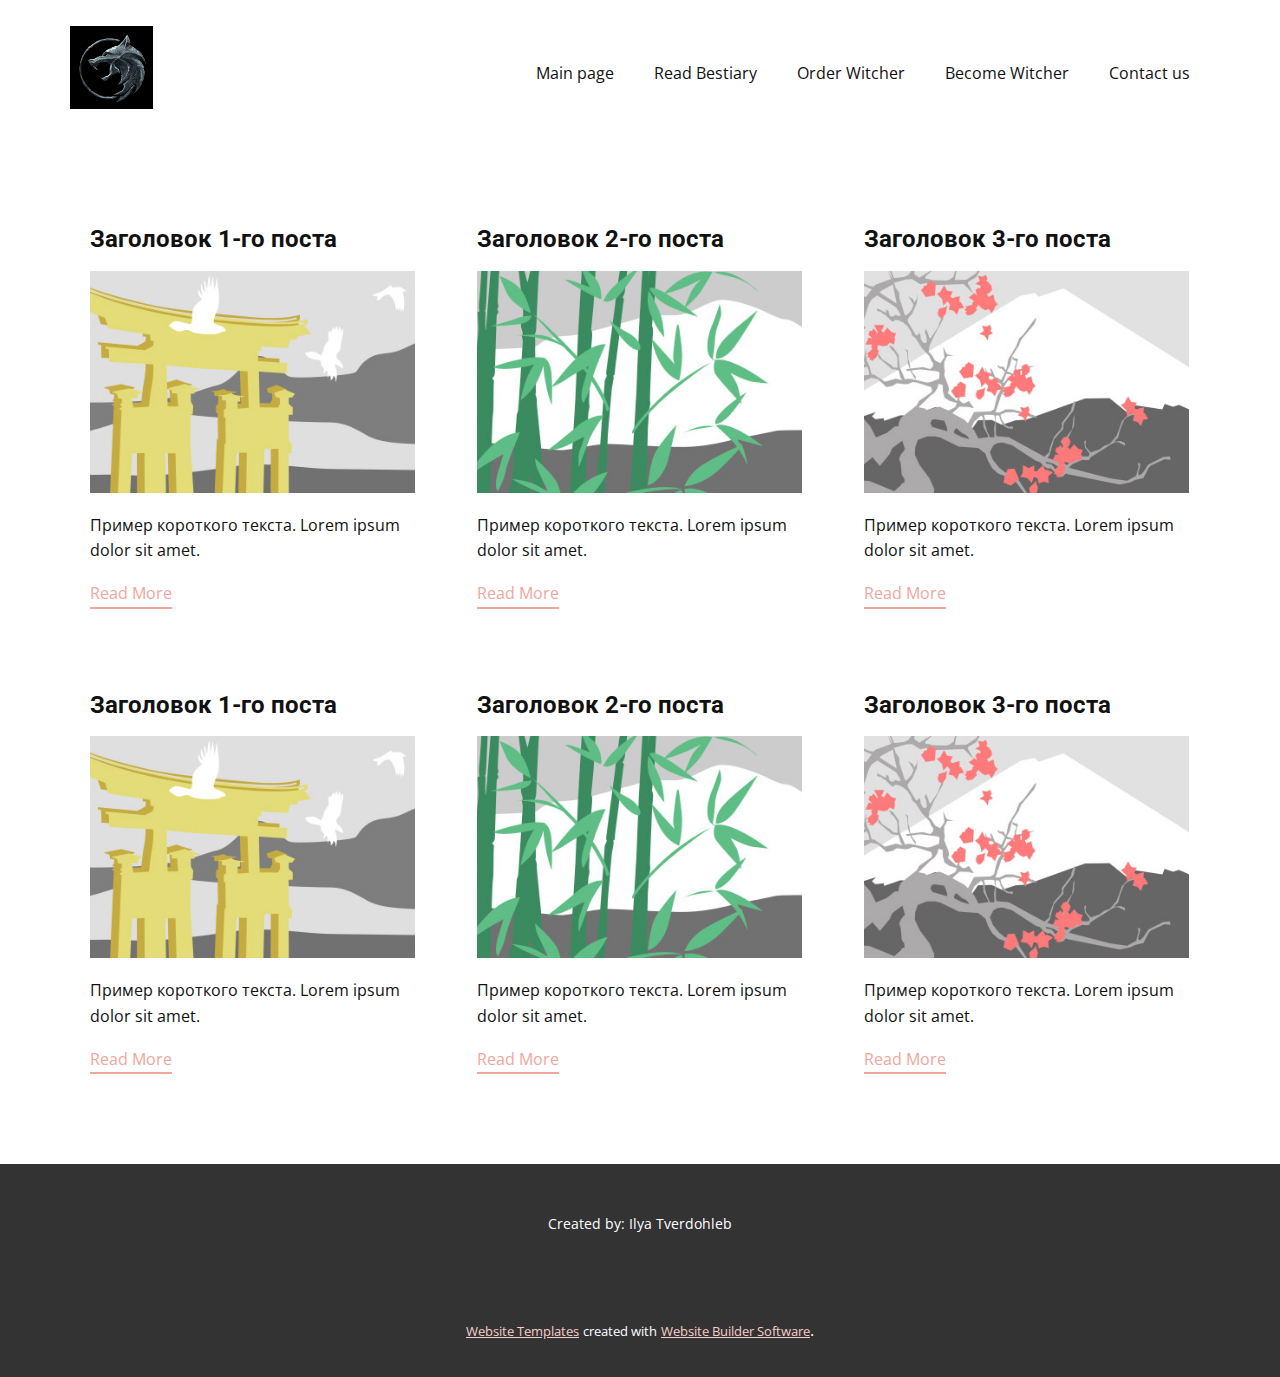
<file: blog/blog.html>
<html style="font-size: 16px;"><head>
    <meta name="viewport" content="width=device-width, initial-scale=1.0">
    <meta charset="utf-8">
    <meta name="keywords" content="">
    <meta name="description" content="">
    <meta name="page_type" content="np-template-header-footer-from-plugin">
    <title>Blog Template</title>
    <link rel="stylesheet" href="../nicepage.css" media="screen">
<link rel="stylesheet" href="../Blog-Template.css" media="screen">
    <script class="u-script" type="text/javascript" src="../jquery.js" defer=""></script>
    <script class="u-script" type="text/javascript" src="../nicepage.js" defer=""></script>
    <meta name="generator" content="Nicepage 4.3.3, nicepage.com">
    <link id="u-theme-google-font" rel="stylesheet" href="https://fonts.googleapis.com/css?family=Roboto:100,100i,300,300i,400,400i,500,500i,700,700i,900,900i|Open+Sans:300,300i,400,400i,600,600i,700,700i,800,800i">
    
    
    <script type="application/ld+json">{
		"@context": "http://schema.org",
		"@type": "Organization",
		"name": "",
		"logo": "images/the-witcher-geralt-wolf-logo.jpg"
}</script>
    <meta name="theme-color" content="#efa69d">
  </head>
  <body class="u-body"><header class="u-clearfix u-header u-header" id="sec-3764"><div class="u-clearfix u-sheet u-sheet-1">
        <a href="../Main-page.html" data-page-id="1073722988" class="u-hover-feature u-image u-logo u-image-1" title="Main page" data-image-width="1280" data-image-height="1280" data-animation-name="rotateIn" data-animation-duration="1000" data-animation-direction="">
          <img src="../images/the-witcher-geralt-wolf-logo.jpg" class="u-logo-image u-logo-image-1">
        </a>
        <nav class="u-menu u-menu-dropdown u-offcanvas u-menu-1">
          <div class="menu-collapse" style="font-size: 1rem; letter-spacing: 0px;">
            <a class="u-button-style u-custom-left-right-menu-spacing u-custom-padding-bottom u-custom-top-bottom-menu-spacing u-nav-link u-text-active-palette-1-base u-text-hover-palette-2-base" href="#">
              <svg class="u-svg-link" viewBox="0 0 24 24"><use xmlns:xlink="http://www.w3.org/1999/xlink" xlink:href="#svg-0e7d"></use></svg>
              <svg class="u-svg-content" version="1.1" id="svg-0e7d" viewBox="0 0 16 16" x="0px" y="0px" xmlns:xlink="http://www.w3.org/1999/xlink" xmlns="http://www.w3.org/2000/svg"><g><rect y="1" width="16" height="2"></rect><rect y="7" width="16" height="2"></rect><rect y="13" width="16" height="2"></rect>
</g></svg>
            </a>
          </div>
          <div class="u-custom-menu u-nav-container">
            <ul class="u-nav u-unstyled u-nav-1"><li class="u-nav-item"><a class="u-button-style u-nav-link u-text-active-palette-1-base u-text-hover-palette-2-base" href="../Main-page.html" style="padding: 10px 20px;">Main page</a>
</li><li class="u-nav-item"><a class="u-button-style u-nav-link u-text-active-palette-1-base u-text-hover-palette-2-base" href="../Read-Bestiary.html" style="padding: 10px 20px;">Read Bestiary</a>
</li><li class="u-nav-item"><a class="u-button-style u-nav-link u-text-active-palette-1-base u-text-hover-palette-2-base" href="../Order-Witcher.html" style="padding: 10px 20px;">Order Witcher</a>
</li><li class="u-nav-item"><a class="u-button-style u-nav-link u-text-active-palette-1-base u-text-hover-palette-2-base" href="../Become-a-Witcher.html" style="padding: 10px 20px;">Become Witcher</a>
</li><li class="u-nav-item"><a class="u-button-style u-nav-link u-text-active-palette-1-base u-text-hover-palette-2-base" href="../Contac-Us.html" style="padding: 10px 20px;">Contact us</a>
</li></ul>
          </div>
          <div class="u-custom-menu u-nav-container-collapse">
            <div class="u-black u-container-style u-inner-container-layout u-opacity u-opacity-95 u-sidenav">
              <div class="u-inner-container-layout u-sidenav-overflow">
                <div class="u-menu-close"></div>
                <ul class="u-align-center u-nav u-popupmenu-items u-unstyled u-nav-2"><li class="u-nav-item"><a class="u-button-style u-nav-link" href="../Main-page.html" style="padding: 10px 20px;">Main page</a>
</li><li class="u-nav-item"><a class="u-button-style u-nav-link" href="../Read-Bestiary.html" style="padding: 10px 20px;">Read Bestiary</a>
</li><li class="u-nav-item"><a class="u-button-style u-nav-link" href="../Order-Witcher.html" style="padding: 10px 20px;">Order Witcher</a>
</li><li class="u-nav-item"><a class="u-button-style u-nav-link" href="../Become-a-Witcher.html" style="padding: 10px 20px;">Become Witcher</a>
</li><li class="u-nav-item"><a class="u-button-style u-nav-link" href="../Contac-Us.html" style="padding: 10px 20px;">Contact us</a>
</li></ul>
              </div>
            </div>
            <div class="u-black u-menu-overlay u-opacity u-opacity-70"></div>
          </div>
        </nav>
      </div></header>
    <section class="u-clearfix u-section-1" id="sec-1284">
      <div class="u-clearfix u-sheet u-valign-middle u-sheet-1"><!--blog--><!--blog_options_json--><!--{"type":"Recent","source":"","tags":"","count":""}--><!--/blog_options_json-->
        <div class="u-blog u-expanded-width u-repeater u-repeater-1"><!--blog_post-->
          <div class="u-blog-post u-container-style u-repeater-item u-white u-repeater-item-1">
            <div class="u-container-layout u-similar-container u-valign-top u-container-layout-1"><!--blog_post_header-->
              <h4 class="u-blog-control u-text u-text-1">
                <a class="u-post-header-link" href="../blog/пост-5.html"><!--blog_post_header_content-->Заголовок 1-го поста<!--/blog_post_header_content--></a>
              </h4><!--/blog_post_header--><!--blog_post_image-->
              <a class="u-post-header-link" href="../blog/пост-5.html"><img alt="" class="u-blog-control u-expanded-width u-image u-image-default u-image-1" src="[data-uri]"></a><!--/blog_post_image--><!--blog_post_content-->
              <div class="u-blog-control u-post-content u-text u-text-2 fr-view">Пример короткого текста. Lorem ipsum dolor sit amet.</div><!--/blog_post_content--><!--blog_post_readmore-->
              <a href="../blog/пост-5.html" class="u-blog-control u-border-2 u-border-palette-1-base u-btn u-btn-rectangle u-button-style u-none u-btn-1"><!--blog_post_readmore_content--><!--options_json--><!--{"content":"Read More","defaultValue":"Читать дальше"}--><!--/options_json-->Read More<!--/blog_post_readmore_content--></a><!--/blog_post_readmore-->
            </div>
          </div><div class="u-blog-post u-container-style u-repeater-item u-video-cover u-white">
            <div class="u-container-layout u-similar-container u-valign-top u-container-layout-2"><!--blog_post_header-->
              <h4 class="u-blog-control u-text u-text-3">
                <a class="u-post-header-link" href="../blog/пост-4.html"><!--blog_post_header_content-->Заголовок 2-го поста<!--/blog_post_header_content--></a>
              </h4><!--/blog_post_header--><!--blog_post_image-->
              <a class="u-post-header-link" href="../blog/пост-4.html"><img alt="" class="u-blog-control u-expanded-width u-image u-image-default u-image-2" src="[data-uri]"></a><!--/blog_post_image--><!--blog_post_content-->
              <div class="u-blog-control u-post-content u-text u-text-4 fr-view">Пример короткого текста. Lorem ipsum dolor sit amet.</div><!--/blog_post_content--><!--blog_post_readmore-->
              <a href="../blog/пост-4.html" class="u-blog-control u-border-2 u-border-palette-1-base u-btn u-btn-rectangle u-button-style u-none u-btn-2"><!--blog_post_readmore_content--><!--options_json--><!--{"content":"Read More","defaultValue":"Читать дальше"}--><!--/options_json-->Read More<!--/blog_post_readmore_content--></a><!--/blog_post_readmore-->
            </div>
          </div><div class="u-blog-post u-container-style u-repeater-item u-video-cover u-white">
            <div class="u-container-layout u-similar-container u-valign-top u-container-layout-3"><!--blog_post_header-->
              <h4 class="u-blog-control u-text u-text-5">
                <a class="u-post-header-link" href="../blog/пост-3.html"><!--blog_post_header_content-->Заголовок 3-го поста<!--/blog_post_header_content--></a>
              </h4><!--/blog_post_header--><!--blog_post_image-->
              <a class="u-post-header-link" href="../blog/пост-3.html"><img alt="" class="u-blog-control u-expanded-width u-image u-image-default u-image-3" src="[data-uri]"></a><!--/blog_post_image--><!--blog_post_content-->
              <div class="u-blog-control u-post-content u-text u-text-6 fr-view">Пример короткого текста. Lorem ipsum dolor sit amet.</div><!--/blog_post_content--><!--blog_post_readmore-->
              <a href="../blog/пост-3.html" class="u-blog-control u-border-2 u-border-palette-1-base u-btn u-btn-rectangle u-button-style u-none u-btn-3"><!--blog_post_readmore_content--><!--options_json--><!--{"content":"Read More","defaultValue":"Читать дальше"}--><!--/options_json-->Read More<!--/blog_post_readmore_content--></a><!--/blog_post_readmore-->
            </div>
          </div><div class="u-blog-post u-container-style u-repeater-item u-white u-repeater-item-1">
            <div class="u-container-layout u-similar-container u-valign-top u-container-layout-1"><!--blog_post_header-->
              <h4 class="u-blog-control u-text u-text-1">
                <a class="u-post-header-link" href="../blog/пост-2.html"><!--blog_post_header_content-->Заголовок 1-го поста<!--/blog_post_header_content--></a>
              </h4><!--/blog_post_header--><!--blog_post_image-->
              <a class="u-post-header-link" href="../blog/пост-2.html"><img alt="" class="u-blog-control u-expanded-width u-image u-image-default u-image-1" src="[data-uri]"></a><!--/blog_post_image--><!--blog_post_content-->
              <div class="u-blog-control u-post-content u-text u-text-2 fr-view">Пример короткого текста. Lorem ipsum dolor sit amet.</div><!--/blog_post_content--><!--blog_post_readmore-->
              <a href="../blog/пост-2.html" class="u-blog-control u-border-2 u-border-palette-1-base u-btn u-btn-rectangle u-button-style u-none u-btn-1"><!--blog_post_readmore_content--><!--options_json--><!--{"content":"Read More","defaultValue":"Читать дальше"}--><!--/options_json-->Read More<!--/blog_post_readmore_content--></a><!--/blog_post_readmore-->
            </div>
          </div><div class="u-blog-post u-container-style u-repeater-item u-video-cover u-white">
            <div class="u-container-layout u-similar-container u-valign-top u-container-layout-2"><!--blog_post_header-->
              <h4 class="u-blog-control u-text u-text-3">
                <a class="u-post-header-link" href="../blog/пост-1.html"><!--blog_post_header_content-->Заголовок 2-го поста<!--/blog_post_header_content--></a>
              </h4><!--/blog_post_header--><!--blog_post_image-->
              <a class="u-post-header-link" href="../blog/пост-1.html"><img alt="" class="u-blog-control u-expanded-width u-image u-image-default u-image-2" src="[data-uri]"></a><!--/blog_post_image--><!--blog_post_content-->
              <div class="u-blog-control u-post-content u-text u-text-4 fr-view">Пример короткого текста. Lorem ipsum dolor sit amet.</div><!--/blog_post_content--><!--blog_post_readmore-->
              <a href="../blog/пост-1.html" class="u-blog-control u-border-2 u-border-palette-1-base u-btn u-btn-rectangle u-button-style u-none u-btn-2"><!--blog_post_readmore_content--><!--options_json--><!--{"content":"Read More","defaultValue":"Читать дальше"}--><!--/options_json-->Read More<!--/blog_post_readmore_content--></a><!--/blog_post_readmore-->
            </div>
          </div><div class="u-blog-post u-container-style u-repeater-item u-video-cover u-white">
            <div class="u-container-layout u-similar-container u-valign-top u-container-layout-3"><!--blog_post_header-->
              <h4 class="u-blog-control u-text u-text-5">
                <a class="u-post-header-link" href="../blog/пост.html"><!--blog_post_header_content-->Заголовок 3-го поста<!--/blog_post_header_content--></a>
              </h4><!--/blog_post_header--><!--blog_post_image-->
              <a class="u-post-header-link" href="../blog/пост.html"><img alt="" class="u-blog-control u-expanded-width u-image u-image-default u-image-3" src="[data-uri]"></a><!--/blog_post_image--><!--blog_post_content-->
              <div class="u-blog-control u-post-content u-text u-text-6 fr-view">Пример короткого текста. Lorem ipsum dolor sit amet.</div><!--/blog_post_content--><!--blog_post_readmore-->
              <a href="../blog/пост.html" class="u-blog-control u-border-2 u-border-palette-1-base u-btn u-btn-rectangle u-button-style u-none u-btn-3"><!--blog_post_readmore_content--><!--options_json--><!--{"content":"Read More","defaultValue":"Читать дальше"}--><!--/options_json-->Read More<!--/blog_post_readmore_content--></a><!--/blog_post_readmore-->
            </div>
          </div><!--/blog_post--><!--blog_post-->
          <!--/blog_post--><!--blog_post-->
          <!--/blog_post-->
        </div><!--/blog-->
      </div>
    </section>
    
    
    <footer class="u-align-center u-clearfix u-footer u-grey-80 u-footer" id="sec-be3e"><div class="u-clearfix u-sheet u-sheet-1">
        <p class="u-small-text u-text u-text-variant u-text-1">Created by: Ilya Tverdohleb</p>
      </div></footer>
    <section class="u-backlink u-clearfix u-grey-80">
      <a class="u-link" href="https://nicepage.com/website-templates" target="_blank">
        <span>Website Templates</span>
      </a>
      <p class="u-text">
        <span>created with</span>
      </p>
      <a class="u-link" href="" target="_blank">
        <span>Website Builder Software</span>
      </a>. 
    </section>
  
</body></html>
</file>
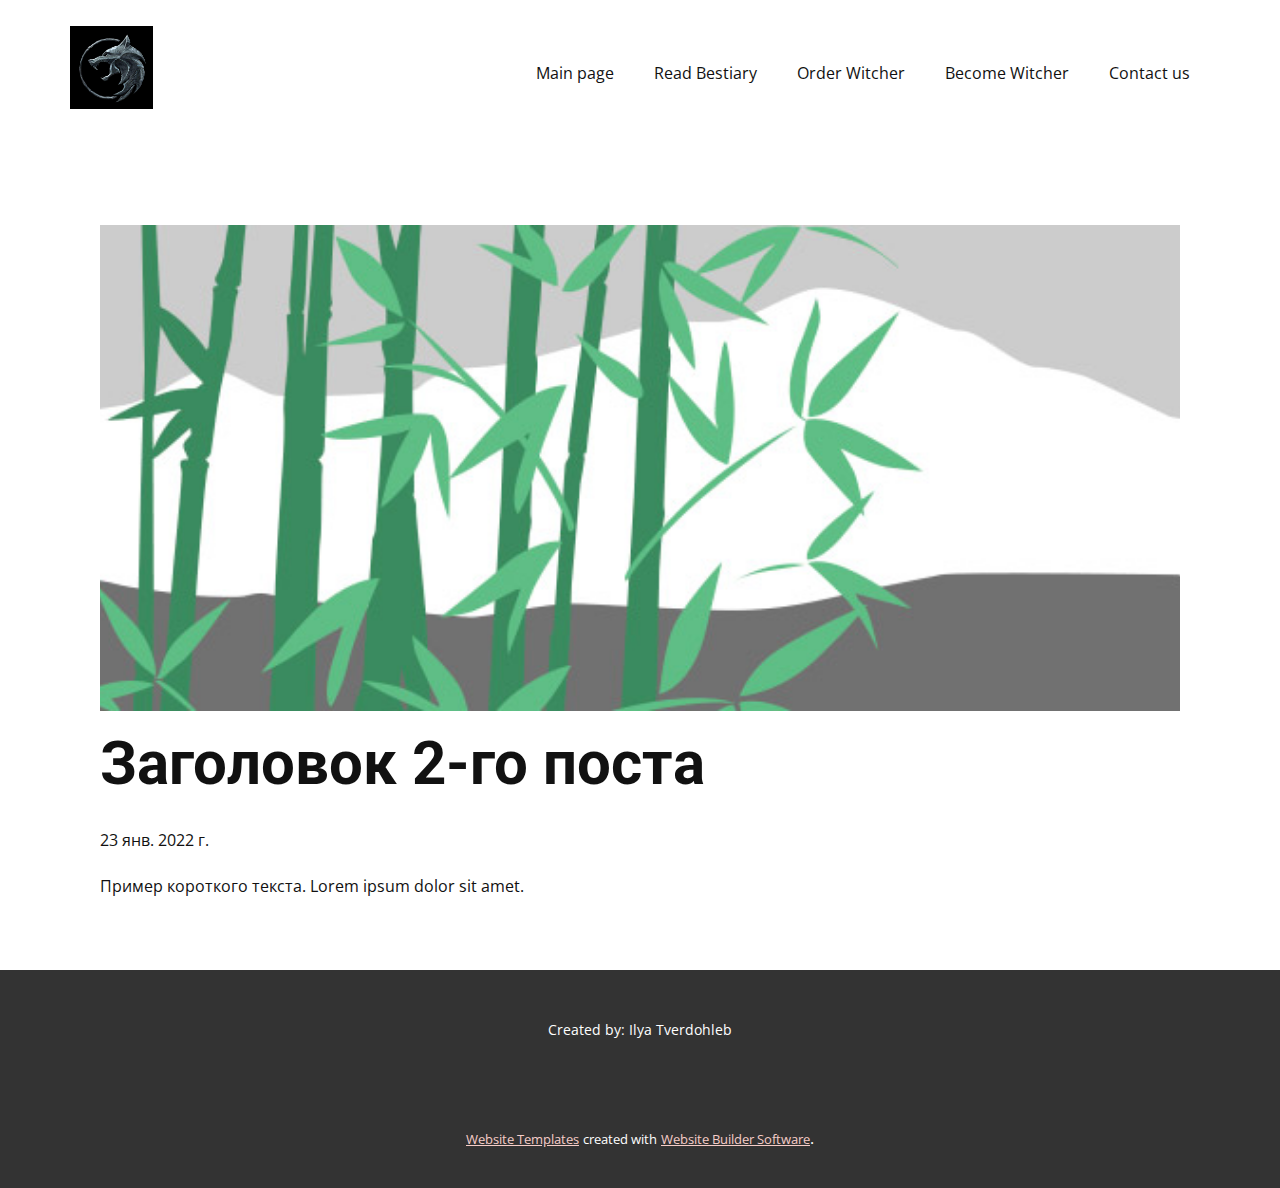
<file: blog/пост-1.html>
<!doctype html>
<html style="font-size: 16px;"><head>
    <meta name="viewport" content="width=device-width, initial-scale=1.0">
    <meta charset="utf-8">
    <meta name="keywords" content="Заголовок 1-го поста">
    <meta name="description" content="">
    <meta name="page_type" content="np-template-header-footer-from-plugin">
    <title>Заголовок 2-го поста</title>
    <link rel="stylesheet" href="../nicepage.css" media="screen">
<link rel="stylesheet" href="../Post-Template.css" media="screen">
    <script class="u-script" type="text/javascript" src="../jquery.js" defer=""></script>
    <script class="u-script" type="text/javascript" src="../nicepage.js" defer=""></script>
    <meta name="generator" content="Nicepage 4.3.3, nicepage.com">
    <link id="u-theme-google-font" rel="stylesheet" href="https://fonts.googleapis.com/css?family=Roboto:100,100i,300,300i,400,400i,500,500i,700,700i,900,900i|Open+Sans:300,300i,400,400i,600,600i,700,700i,800,800i">
    
    
    <script type="application/ld+json">{
		"@context": "http://schema.org",
		"@type": "Organization",
		"name": "",
		"logo": "images/the-witcher-geralt-wolf-logo.jpg"
}</script>
    <meta name="theme-color" content="#efa69d">
  </head>
  <body class="u-body"><header class="u-clearfix u-header u-header" id="sec-3764"><div class="u-clearfix u-sheet u-sheet-1">
        <a href="../Main-page.html" data-page-id="1073722988" class="u-hover-feature u-image u-logo u-image-1" title="Main page" data-image-width="1280" data-image-height="1280" data-animation-name="rotateIn" data-animation-duration="1000" data-animation-direction="">
          <img src="../images/the-witcher-geralt-wolf-logo.jpg" class="u-logo-image u-logo-image-1">
        </a>
        <nav class="u-menu u-menu-dropdown u-offcanvas u-menu-1">
          <div class="menu-collapse" style="font-size: 1rem; letter-spacing: 0px;">
            <a class="u-button-style u-custom-left-right-menu-spacing u-custom-padding-bottom u-custom-top-bottom-menu-spacing u-nav-link u-text-active-palette-1-base u-text-hover-palette-2-base" href="#">
              <svg class="u-svg-link" viewBox="0 0 24 24"><use xmlns:xlink="http://www.w3.org/1999/xlink" xlink:href="#svg-0e7d"></use></svg>
              <svg class="u-svg-content" version="1.1" id="svg-0e7d" viewBox="0 0 16 16" x="0px" y="0px" xmlns:xlink="http://www.w3.org/1999/xlink" xmlns="http://www.w3.org/2000/svg"><g><rect y="1" width="16" height="2"></rect><rect y="7" width="16" height="2"></rect><rect y="13" width="16" height="2"></rect>
</g></svg>
            </a>
          </div>
          <div class="u-custom-menu u-nav-container">
            <ul class="u-nav u-unstyled u-nav-1"><li class="u-nav-item"><a class="u-button-style u-nav-link u-text-active-palette-1-base u-text-hover-palette-2-base" href="../Main-page.html" style="padding: 10px 20px;">Main page</a>
</li><li class="u-nav-item"><a class="u-button-style u-nav-link u-text-active-palette-1-base u-text-hover-palette-2-base" href="../Read-Bestiary.html" style="padding: 10px 20px;">Read Bestiary</a>
</li><li class="u-nav-item"><a class="u-button-style u-nav-link u-text-active-palette-1-base u-text-hover-palette-2-base" href="../Order-Witcher.html" style="padding: 10px 20px;">Order Witcher</a>
</li><li class="u-nav-item"><a class="u-button-style u-nav-link u-text-active-palette-1-base u-text-hover-palette-2-base" href="../Become-a-Witcher.html" style="padding: 10px 20px;">Become Witcher</a>
</li><li class="u-nav-item"><a class="u-button-style u-nav-link u-text-active-palette-1-base u-text-hover-palette-2-base" href="../Contac-Us.html" style="padding: 10px 20px;">Contact us</a>
</li></ul>
          </div>
          <div class="u-custom-menu u-nav-container-collapse">
            <div class="u-black u-container-style u-inner-container-layout u-opacity u-opacity-95 u-sidenav">
              <div class="u-inner-container-layout u-sidenav-overflow">
                <div class="u-menu-close"></div>
                <ul class="u-align-center u-nav u-popupmenu-items u-unstyled u-nav-2"><li class="u-nav-item"><a class="u-button-style u-nav-link" href="../Main-page.html" style="padding: 10px 20px;">Main page</a>
</li><li class="u-nav-item"><a class="u-button-style u-nav-link" href="../Read-Bestiary.html" style="padding: 10px 20px;">Read Bestiary</a>
</li><li class="u-nav-item"><a class="u-button-style u-nav-link" href="../Order-Witcher.html" style="padding: 10px 20px;">Order Witcher</a>
</li><li class="u-nav-item"><a class="u-button-style u-nav-link" href="../Become-a-Witcher.html" style="padding: 10px 20px;">Become Witcher</a>
</li><li class="u-nav-item"><a class="u-button-style u-nav-link" href="../Contac-Us.html" style="padding: 10px 20px;">Contact us</a>
</li></ul>
              </div>
            </div>
            <div class="u-black u-menu-overlay u-opacity u-opacity-70"></div>
          </div>
        </nav>
      </div></header>
    <section class="u-align-center u-clearfix u-section-1" id="sec-3a94">
      <div class="u-clearfix u-sheet u-valign-middle-md u-valign-middle-sm u-valign-middle-xs u-sheet-1"><!--post_details--><!--post_details_options_json--><!--{"source":""}--><!--/post_details_options_json--><!--blog_post-->
        <div class="u-container-style u-expanded-width u-post-details u-post-details-1">
          <div class="u-container-layout u-valign-middle u-container-layout-1"><!--blog_post_image-->
            <img alt="" class="u-blog-control u-expanded-width u-image u-image-default u-image-1" src="[data-uri]"><!--/blog_post_image--><!--blog_post_header-->
            <h2 class="u-blog-control u-text u-text-1">Заголовок 2-го поста</h2><!--/blog_post_header--><!--blog_post_metadata-->
            <div class="u-blog-control u-metadata u-metadata-1"><!--blog_post_metadata_date-->
              <span class="u-meta-date u-meta-icon">23 янв. 2022 г.</span><!--/blog_post_metadata_date--><!--blog_post_metadata_category-->
              <!--/blog_post_metadata_category--><!--blog_post_metadata_comments-->
              <!--/blog_post_metadata_comments-->
            </div><!--/blog_post_metadata--><!--blog_post_content-->
            <div class="u-align-justify u-blog-control u-post-content u-text u-text-2 fr-view">
  Пример короткого текста. Lorem ipsum dolor sit amet.
  </div><!--/blog_post_content-->
          </div>
        </div><!--/blog_post--><!--/post_details-->
      </div>
    </section>
    
    
    <footer class="u-align-center u-clearfix u-footer u-grey-80 u-footer" id="sec-be3e"><div class="u-clearfix u-sheet u-sheet-1">
        <p class="u-small-text u-text u-text-variant u-text-1">Created by: Ilya Tverdohleb</p>
      </div></footer>
    <section class="u-backlink u-clearfix u-grey-80">
      <a class="u-link" href="https://nicepage.com/website-templates" target="_blank">
        <span>Website Templates</span>
      </a>
      <p class="u-text">
        <span>created with</span>
      </p>
      <a class="u-link" href="" target="_blank">
        <span>Website Builder Software</span>
      </a>. 
    </section>
  
</body></html>
</file>
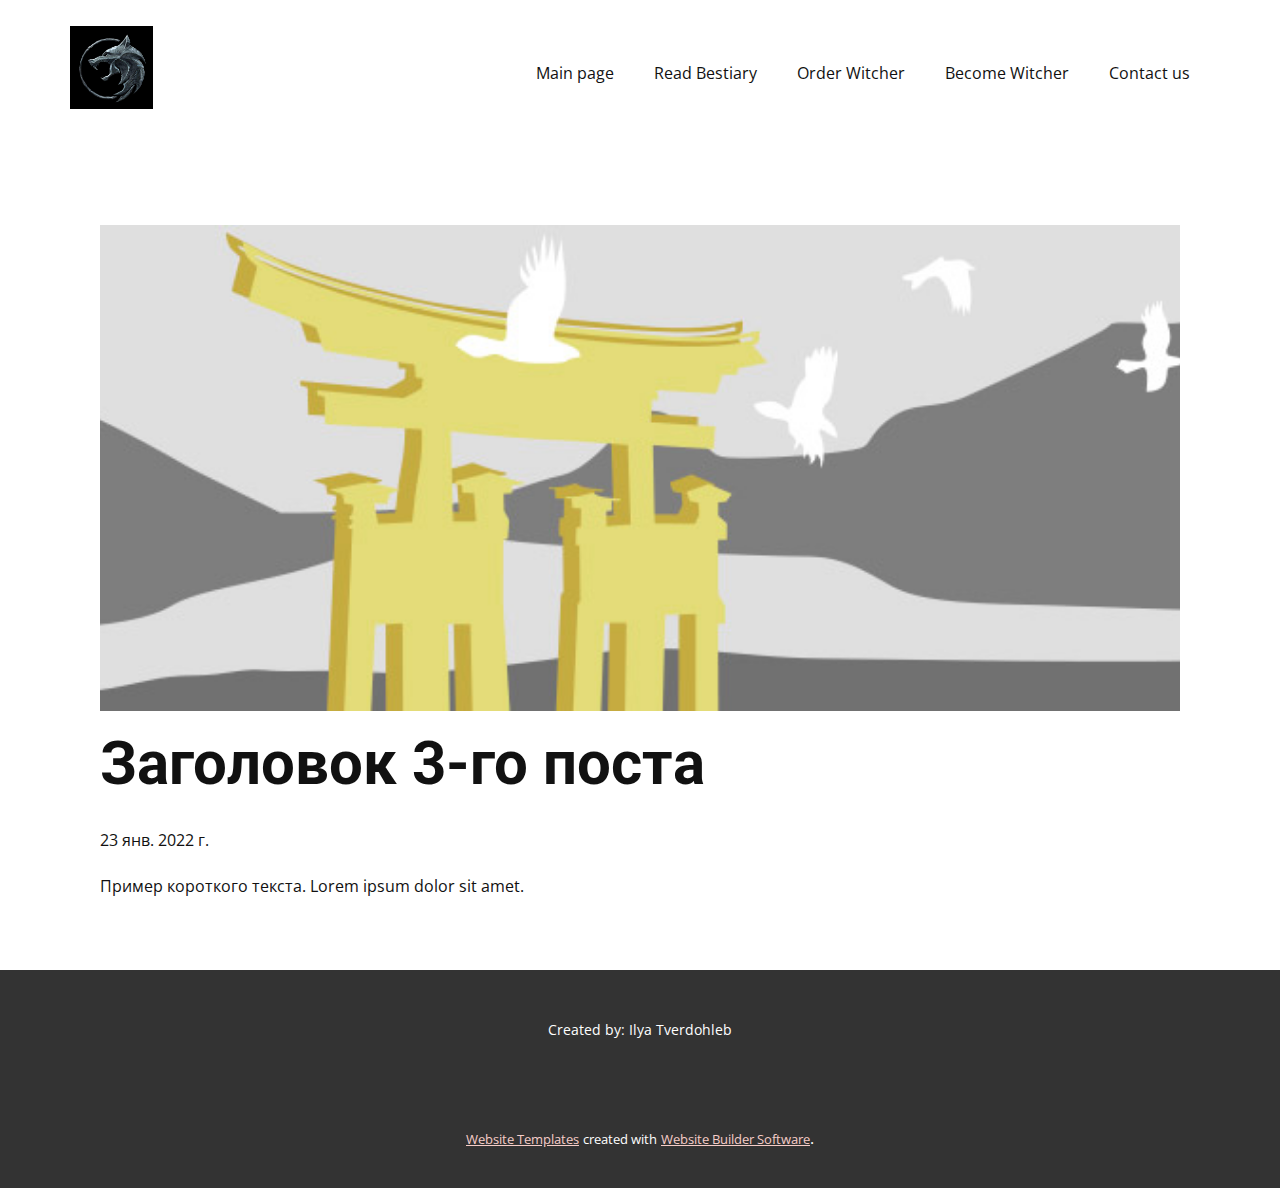
<file: blog/пост-2.html>
<!doctype html>
<html style="font-size: 16px;"><head>
    <meta name="viewport" content="width=device-width, initial-scale=1.0">
    <meta charset="utf-8">
    <meta name="keywords" content="Заголовок 1-го поста">
    <meta name="description" content="">
    <meta name="page_type" content="np-template-header-footer-from-plugin">
    <title>Заголовок 3-го поста</title>
    <link rel="stylesheet" href="../nicepage.css" media="screen">
<link rel="stylesheet" href="../Post-Template.css" media="screen">
    <script class="u-script" type="text/javascript" src="../jquery.js" defer=""></script>
    <script class="u-script" type="text/javascript" src="../nicepage.js" defer=""></script>
    <meta name="generator" content="Nicepage 4.3.3, nicepage.com">
    <link id="u-theme-google-font" rel="stylesheet" href="https://fonts.googleapis.com/css?family=Roboto:100,100i,300,300i,400,400i,500,500i,700,700i,900,900i|Open+Sans:300,300i,400,400i,600,600i,700,700i,800,800i">
    
    
    <script type="application/ld+json">{
		"@context": "http://schema.org",
		"@type": "Organization",
		"name": "",
		"logo": "images/the-witcher-geralt-wolf-logo.jpg"
}</script>
    <meta name="theme-color" content="#efa69d">
  </head>
  <body class="u-body"><header class="u-clearfix u-header u-header" id="sec-3764"><div class="u-clearfix u-sheet u-sheet-1">
        <a href="../Main-page.html" data-page-id="1073722988" class="u-hover-feature u-image u-logo u-image-1" title="Main page" data-image-width="1280" data-image-height="1280" data-animation-name="rotateIn" data-animation-duration="1000" data-animation-direction="">
          <img src="../images/the-witcher-geralt-wolf-logo.jpg" class="u-logo-image u-logo-image-1">
        </a>
        <nav class="u-menu u-menu-dropdown u-offcanvas u-menu-1">
          <div class="menu-collapse" style="font-size: 1rem; letter-spacing: 0px;">
            <a class="u-button-style u-custom-left-right-menu-spacing u-custom-padding-bottom u-custom-top-bottom-menu-spacing u-nav-link u-text-active-palette-1-base u-text-hover-palette-2-base" href="#">
              <svg class="u-svg-link" viewBox="0 0 24 24"><use xmlns:xlink="http://www.w3.org/1999/xlink" xlink:href="#svg-0e7d"></use></svg>
              <svg class="u-svg-content" version="1.1" id="svg-0e7d" viewBox="0 0 16 16" x="0px" y="0px" xmlns:xlink="http://www.w3.org/1999/xlink" xmlns="http://www.w3.org/2000/svg"><g><rect y="1" width="16" height="2"></rect><rect y="7" width="16" height="2"></rect><rect y="13" width="16" height="2"></rect>
</g></svg>
            </a>
          </div>
          <div class="u-custom-menu u-nav-container">
            <ul class="u-nav u-unstyled u-nav-1"><li class="u-nav-item"><a class="u-button-style u-nav-link u-text-active-palette-1-base u-text-hover-palette-2-base" href="../Main-page.html" style="padding: 10px 20px;">Main page</a>
</li><li class="u-nav-item"><a class="u-button-style u-nav-link u-text-active-palette-1-base u-text-hover-palette-2-base" href="../Read-Bestiary.html" style="padding: 10px 20px;">Read Bestiary</a>
</li><li class="u-nav-item"><a class="u-button-style u-nav-link u-text-active-palette-1-base u-text-hover-palette-2-base" href="../Order-Witcher.html" style="padding: 10px 20px;">Order Witcher</a>
</li><li class="u-nav-item"><a class="u-button-style u-nav-link u-text-active-palette-1-base u-text-hover-palette-2-base" href="../Become-a-Witcher.html" style="padding: 10px 20px;">Become Witcher</a>
</li><li class="u-nav-item"><a class="u-button-style u-nav-link u-text-active-palette-1-base u-text-hover-palette-2-base" href="../Contac-Us.html" style="padding: 10px 20px;">Contact us</a>
</li></ul>
          </div>
          <div class="u-custom-menu u-nav-container-collapse">
            <div class="u-black u-container-style u-inner-container-layout u-opacity u-opacity-95 u-sidenav">
              <div class="u-inner-container-layout u-sidenav-overflow">
                <div class="u-menu-close"></div>
                <ul class="u-align-center u-nav u-popupmenu-items u-unstyled u-nav-2"><li class="u-nav-item"><a class="u-button-style u-nav-link" href="../Main-page.html" style="padding: 10px 20px;">Main page</a>
</li><li class="u-nav-item"><a class="u-button-style u-nav-link" href="../Read-Bestiary.html" style="padding: 10px 20px;">Read Bestiary</a>
</li><li class="u-nav-item"><a class="u-button-style u-nav-link" href="../Order-Witcher.html" style="padding: 10px 20px;">Order Witcher</a>
</li><li class="u-nav-item"><a class="u-button-style u-nav-link" href="../Become-a-Witcher.html" style="padding: 10px 20px;">Become Witcher</a>
</li><li class="u-nav-item"><a class="u-button-style u-nav-link" href="../Contac-Us.html" style="padding: 10px 20px;">Contact us</a>
</li></ul>
              </div>
            </div>
            <div class="u-black u-menu-overlay u-opacity u-opacity-70"></div>
          </div>
        </nav>
      </div></header>
    <section class="u-align-center u-clearfix u-section-1" id="sec-3a94">
      <div class="u-clearfix u-sheet u-valign-middle-md u-valign-middle-sm u-valign-middle-xs u-sheet-1"><!--post_details--><!--post_details_options_json--><!--{"source":""}--><!--/post_details_options_json--><!--blog_post-->
        <div class="u-container-style u-expanded-width u-post-details u-post-details-1">
          <div class="u-container-layout u-valign-middle u-container-layout-1"><!--blog_post_image-->
            <img alt="" class="u-blog-control u-expanded-width u-image u-image-default u-image-1" src="[data-uri]"><!--/blog_post_image--><!--blog_post_header-->
            <h2 class="u-blog-control u-text u-text-1">Заголовок 3-го поста</h2><!--/blog_post_header--><!--blog_post_metadata-->
            <div class="u-blog-control u-metadata u-metadata-1"><!--blog_post_metadata_date-->
              <span class="u-meta-date u-meta-icon">23 янв. 2022 г.</span><!--/blog_post_metadata_date--><!--blog_post_metadata_category-->
              <!--/blog_post_metadata_category--><!--blog_post_metadata_comments-->
              <!--/blog_post_metadata_comments-->
            </div><!--/blog_post_metadata--><!--blog_post_content-->
            <div class="u-align-justify u-blog-control u-post-content u-text u-text-2 fr-view">
  Пример короткого текста. Lorem ipsum dolor sit amet.
  </div><!--/blog_post_content-->
          </div>
        </div><!--/blog_post--><!--/post_details-->
      </div>
    </section>
    
    
    <footer class="u-align-center u-clearfix u-footer u-grey-80 u-footer" id="sec-be3e"><div class="u-clearfix u-sheet u-sheet-1">
        <p class="u-small-text u-text u-text-variant u-text-1">Created by: Ilya Tverdohleb</p>
      </div></footer>
    <section class="u-backlink u-clearfix u-grey-80">
      <a class="u-link" href="https://nicepage.com/website-templates" target="_blank">
        <span>Website Templates</span>
      </a>
      <p class="u-text">
        <span>created with</span>
      </p>
      <a class="u-link" href="" target="_blank">
        <span>Website Builder Software</span>
      </a>. 
    </section>
  
</body></html>
</file>
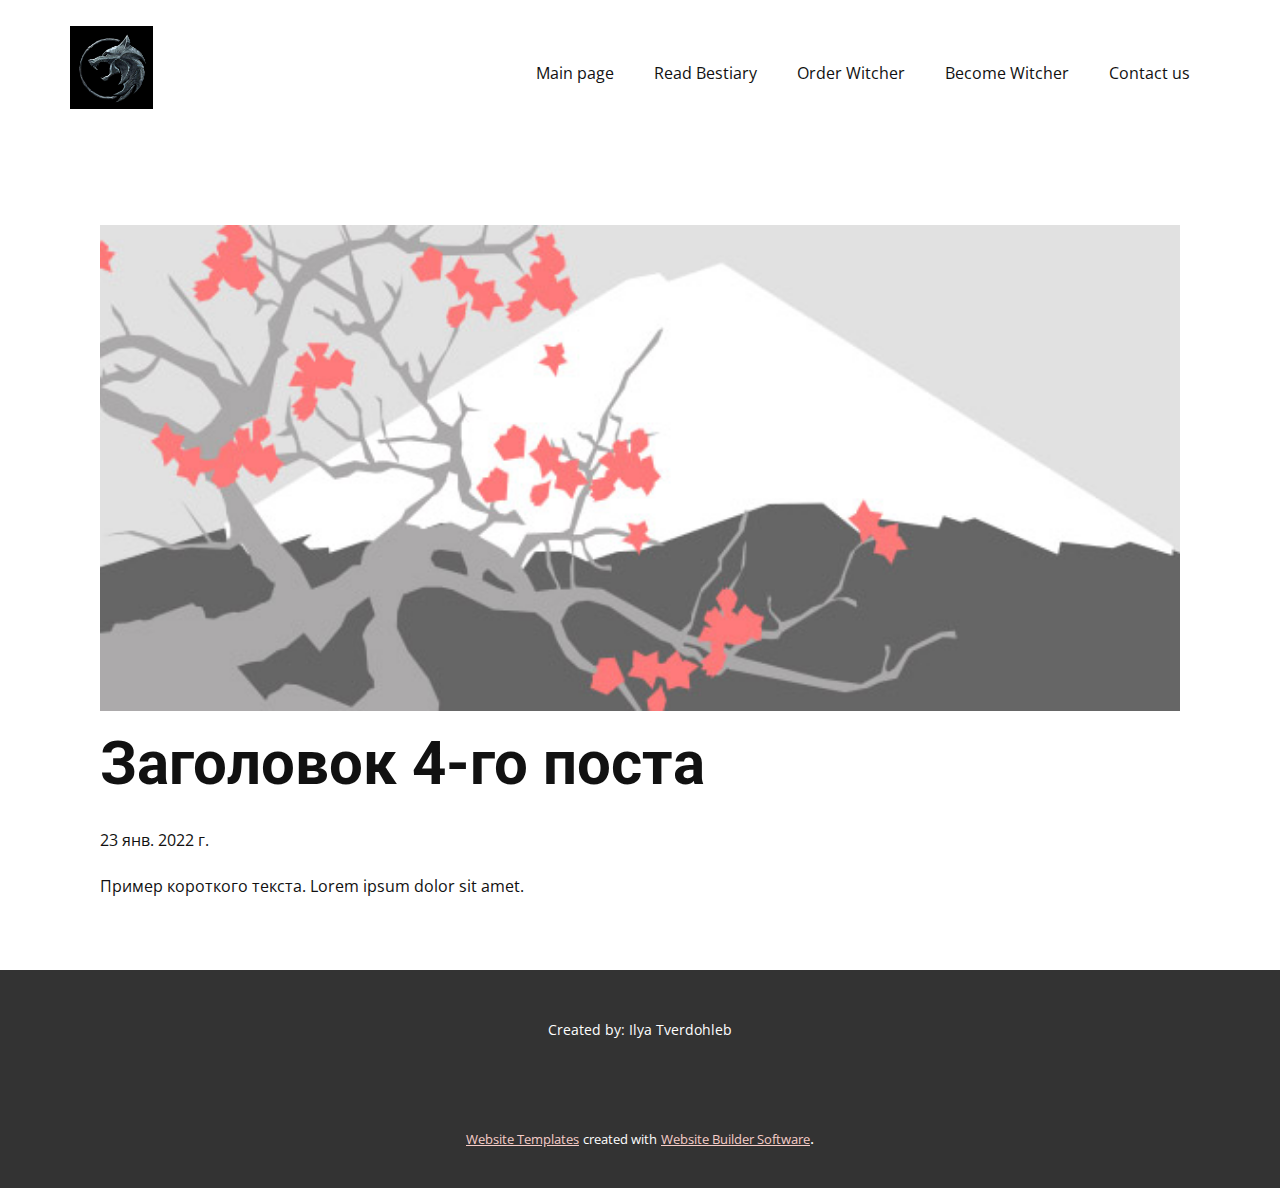
<file: blog/пост-3.html>
<!doctype html>
<html style="font-size: 16px;"><head>
    <meta name="viewport" content="width=device-width, initial-scale=1.0">
    <meta charset="utf-8">
    <meta name="keywords" content="Заголовок 1-го поста">
    <meta name="description" content="">
    <meta name="page_type" content="np-template-header-footer-from-plugin">
    <title>Заголовок 4-го поста</title>
    <link rel="stylesheet" href="../nicepage.css" media="screen">
<link rel="stylesheet" href="../Post-Template.css" media="screen">
    <script class="u-script" type="text/javascript" src="../jquery.js" defer=""></script>
    <script class="u-script" type="text/javascript" src="../nicepage.js" defer=""></script>
    <meta name="generator" content="Nicepage 4.3.3, nicepage.com">
    <link id="u-theme-google-font" rel="stylesheet" href="https://fonts.googleapis.com/css?family=Roboto:100,100i,300,300i,400,400i,500,500i,700,700i,900,900i|Open+Sans:300,300i,400,400i,600,600i,700,700i,800,800i">
    
    
    <script type="application/ld+json">{
		"@context": "http://schema.org",
		"@type": "Organization",
		"name": "",
		"logo": "images/the-witcher-geralt-wolf-logo.jpg"
}</script>
    <meta name="theme-color" content="#efa69d">
  </head>
  <body class="u-body"><header class="u-clearfix u-header u-header" id="sec-3764"><div class="u-clearfix u-sheet u-sheet-1">
        <a href="../Main-page.html" data-page-id="1073722988" class="u-hover-feature u-image u-logo u-image-1" title="Main page" data-image-width="1280" data-image-height="1280" data-animation-name="rotateIn" data-animation-duration="1000" data-animation-direction="">
          <img src="../images/the-witcher-geralt-wolf-logo.jpg" class="u-logo-image u-logo-image-1">
        </a>
        <nav class="u-menu u-menu-dropdown u-offcanvas u-menu-1">
          <div class="menu-collapse" style="font-size: 1rem; letter-spacing: 0px;">
            <a class="u-button-style u-custom-left-right-menu-spacing u-custom-padding-bottom u-custom-top-bottom-menu-spacing u-nav-link u-text-active-palette-1-base u-text-hover-palette-2-base" href="#">
              <svg class="u-svg-link" viewBox="0 0 24 24"><use xmlns:xlink="http://www.w3.org/1999/xlink" xlink:href="#svg-0e7d"></use></svg>
              <svg class="u-svg-content" version="1.1" id="svg-0e7d" viewBox="0 0 16 16" x="0px" y="0px" xmlns:xlink="http://www.w3.org/1999/xlink" xmlns="http://www.w3.org/2000/svg"><g><rect y="1" width="16" height="2"></rect><rect y="7" width="16" height="2"></rect><rect y="13" width="16" height="2"></rect>
</g></svg>
            </a>
          </div>
          <div class="u-custom-menu u-nav-container">
            <ul class="u-nav u-unstyled u-nav-1"><li class="u-nav-item"><a class="u-button-style u-nav-link u-text-active-palette-1-base u-text-hover-palette-2-base" href="../Main-page.html" style="padding: 10px 20px;">Main page</a>
</li><li class="u-nav-item"><a class="u-button-style u-nav-link u-text-active-palette-1-base u-text-hover-palette-2-base" href="../Read-Bestiary.html" style="padding: 10px 20px;">Read Bestiary</a>
</li><li class="u-nav-item"><a class="u-button-style u-nav-link u-text-active-palette-1-base u-text-hover-palette-2-base" href="../Order-Witcher.html" style="padding: 10px 20px;">Order Witcher</a>
</li><li class="u-nav-item"><a class="u-button-style u-nav-link u-text-active-palette-1-base u-text-hover-palette-2-base" href="../Become-a-Witcher.html" style="padding: 10px 20px;">Become Witcher</a>
</li><li class="u-nav-item"><a class="u-button-style u-nav-link u-text-active-palette-1-base u-text-hover-palette-2-base" href="../Contac-Us.html" style="padding: 10px 20px;">Contact us</a>
</li></ul>
          </div>
          <div class="u-custom-menu u-nav-container-collapse">
            <div class="u-black u-container-style u-inner-container-layout u-opacity u-opacity-95 u-sidenav">
              <div class="u-inner-container-layout u-sidenav-overflow">
                <div class="u-menu-close"></div>
                <ul class="u-align-center u-nav u-popupmenu-items u-unstyled u-nav-2"><li class="u-nav-item"><a class="u-button-style u-nav-link" href="../Main-page.html" style="padding: 10px 20px;">Main page</a>
</li><li class="u-nav-item"><a class="u-button-style u-nav-link" href="../Read-Bestiary.html" style="padding: 10px 20px;">Read Bestiary</a>
</li><li class="u-nav-item"><a class="u-button-style u-nav-link" href="../Order-Witcher.html" style="padding: 10px 20px;">Order Witcher</a>
</li><li class="u-nav-item"><a class="u-button-style u-nav-link" href="../Become-a-Witcher.html" style="padding: 10px 20px;">Become Witcher</a>
</li><li class="u-nav-item"><a class="u-button-style u-nav-link" href="../Contac-Us.html" style="padding: 10px 20px;">Contact us</a>
</li></ul>
              </div>
            </div>
            <div class="u-black u-menu-overlay u-opacity u-opacity-70"></div>
          </div>
        </nav>
      </div></header>
    <section class="u-align-center u-clearfix u-section-1" id="sec-3a94">
      <div class="u-clearfix u-sheet u-valign-middle-md u-valign-middle-sm u-valign-middle-xs u-sheet-1"><!--post_details--><!--post_details_options_json--><!--{"source":""}--><!--/post_details_options_json--><!--blog_post-->
        <div class="u-container-style u-expanded-width u-post-details u-post-details-1">
          <div class="u-container-layout u-valign-middle u-container-layout-1"><!--blog_post_image-->
            <img alt="" class="u-blog-control u-expanded-width u-image u-image-default u-image-1" src="[data-uri]"><!--/blog_post_image--><!--blog_post_header-->
            <h2 class="u-blog-control u-text u-text-1">Заголовок 4-го поста</h2><!--/blog_post_header--><!--blog_post_metadata-->
            <div class="u-blog-control u-metadata u-metadata-1"><!--blog_post_metadata_date-->
              <span class="u-meta-date u-meta-icon">23 янв. 2022 г.</span><!--/blog_post_metadata_date--><!--blog_post_metadata_category-->
              <!--/blog_post_metadata_category--><!--blog_post_metadata_comments-->
              <!--/blog_post_metadata_comments-->
            </div><!--/blog_post_metadata--><!--blog_post_content-->
            <div class="u-align-justify u-blog-control u-post-content u-text u-text-2 fr-view">
  Пример короткого текста. Lorem ipsum dolor sit amet.
  </div><!--/blog_post_content-->
          </div>
        </div><!--/blog_post--><!--/post_details-->
      </div>
    </section>
    
    
    <footer class="u-align-center u-clearfix u-footer u-grey-80 u-footer" id="sec-be3e"><div class="u-clearfix u-sheet u-sheet-1">
        <p class="u-small-text u-text u-text-variant u-text-1">Created by: Ilya Tverdohleb</p>
      </div></footer>
    <section class="u-backlink u-clearfix u-grey-80">
      <a class="u-link" href="https://nicepage.com/website-templates" target="_blank">
        <span>Website Templates</span>
      </a>
      <p class="u-text">
        <span>created with</span>
      </p>
      <a class="u-link" href="" target="_blank">
        <span>Website Builder Software</span>
      </a>. 
    </section>
  
</body></html>
</file>
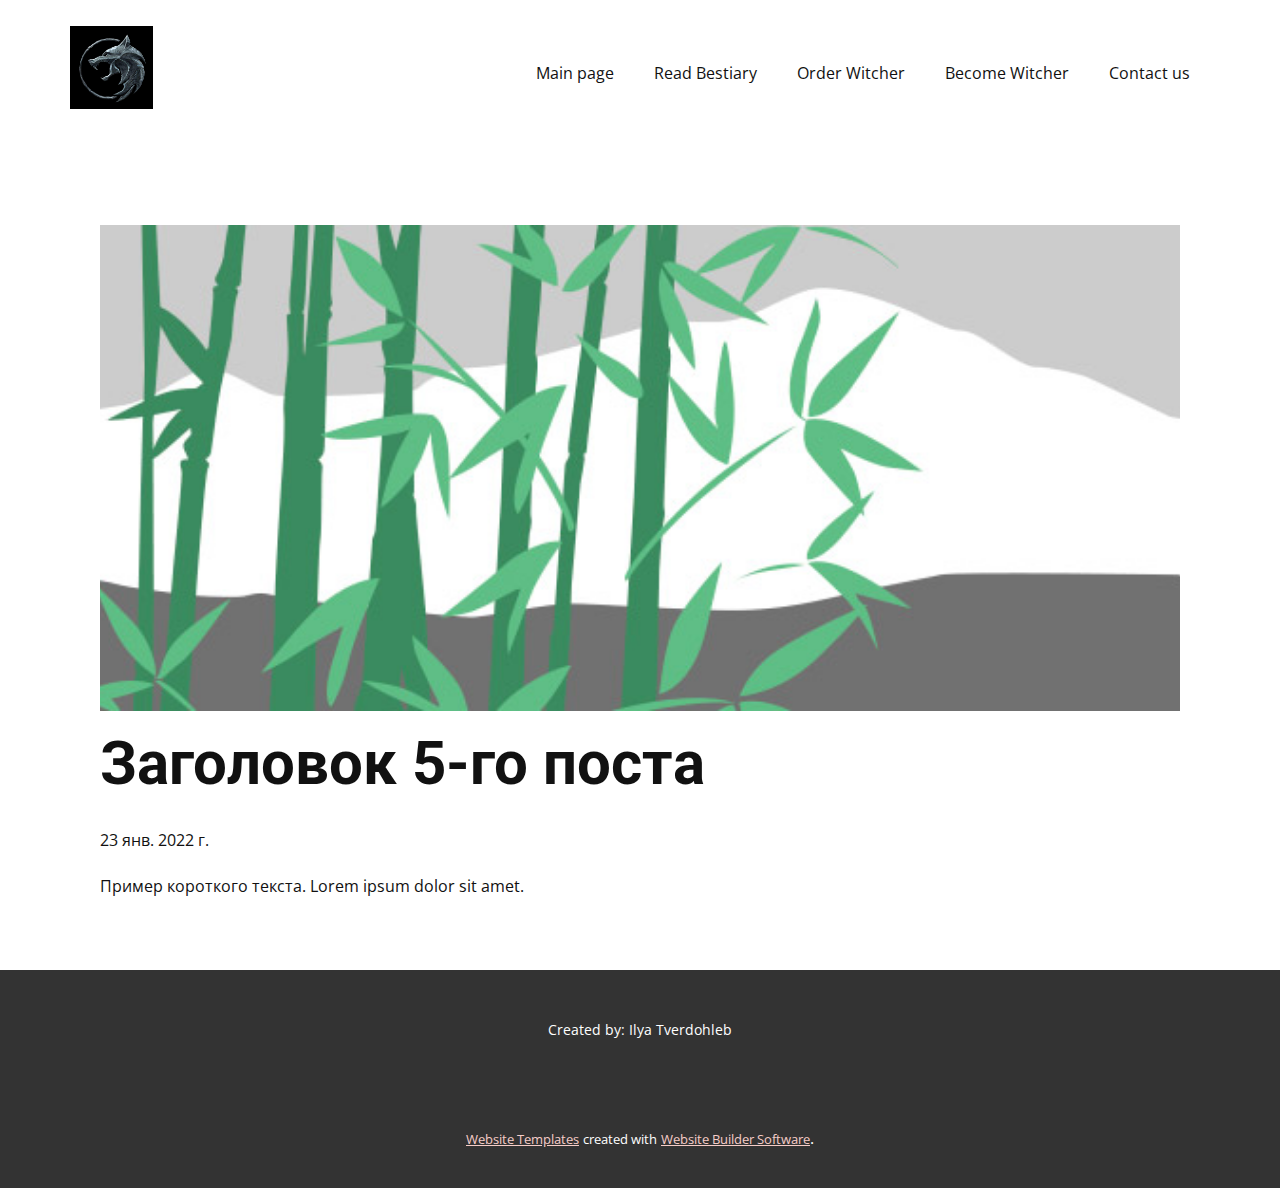
<file: blog/пост-4.html>
<!doctype html>
<html style="font-size: 16px;"><head>
    <meta name="viewport" content="width=device-width, initial-scale=1.0">
    <meta charset="utf-8">
    <meta name="keywords" content="Заголовок 1-го поста">
    <meta name="description" content="">
    <meta name="page_type" content="np-template-header-footer-from-plugin">
    <title>Заголовок 5-го поста</title>
    <link rel="stylesheet" href="../nicepage.css" media="screen">
<link rel="stylesheet" href="../Post-Template.css" media="screen">
    <script class="u-script" type="text/javascript" src="../jquery.js" defer=""></script>
    <script class="u-script" type="text/javascript" src="../nicepage.js" defer=""></script>
    <meta name="generator" content="Nicepage 4.3.3, nicepage.com">
    <link id="u-theme-google-font" rel="stylesheet" href="https://fonts.googleapis.com/css?family=Roboto:100,100i,300,300i,400,400i,500,500i,700,700i,900,900i|Open+Sans:300,300i,400,400i,600,600i,700,700i,800,800i">
    
    
    <script type="application/ld+json">{
		"@context": "http://schema.org",
		"@type": "Organization",
		"name": "",
		"logo": "images/the-witcher-geralt-wolf-logo.jpg"
}</script>
    <meta name="theme-color" content="#efa69d">
  </head>
  <body class="u-body"><header class="u-clearfix u-header u-header" id="sec-3764"><div class="u-clearfix u-sheet u-sheet-1">
        <a href="../Main-page.html" data-page-id="1073722988" class="u-hover-feature u-image u-logo u-image-1" title="Main page" data-image-width="1280" data-image-height="1280" data-animation-name="rotateIn" data-animation-duration="1000" data-animation-direction="">
          <img src="../images/the-witcher-geralt-wolf-logo.jpg" class="u-logo-image u-logo-image-1">
        </a>
        <nav class="u-menu u-menu-dropdown u-offcanvas u-menu-1">
          <div class="menu-collapse" style="font-size: 1rem; letter-spacing: 0px;">
            <a class="u-button-style u-custom-left-right-menu-spacing u-custom-padding-bottom u-custom-top-bottom-menu-spacing u-nav-link u-text-active-palette-1-base u-text-hover-palette-2-base" href="#">
              <svg class="u-svg-link" viewBox="0 0 24 24"><use xmlns:xlink="http://www.w3.org/1999/xlink" xlink:href="#svg-0e7d"></use></svg>
              <svg class="u-svg-content" version="1.1" id="svg-0e7d" viewBox="0 0 16 16" x="0px" y="0px" xmlns:xlink="http://www.w3.org/1999/xlink" xmlns="http://www.w3.org/2000/svg"><g><rect y="1" width="16" height="2"></rect><rect y="7" width="16" height="2"></rect><rect y="13" width="16" height="2"></rect>
</g></svg>
            </a>
          </div>
          <div class="u-custom-menu u-nav-container">
            <ul class="u-nav u-unstyled u-nav-1"><li class="u-nav-item"><a class="u-button-style u-nav-link u-text-active-palette-1-base u-text-hover-palette-2-base" href="../Main-page.html" style="padding: 10px 20px;">Main page</a>
</li><li class="u-nav-item"><a class="u-button-style u-nav-link u-text-active-palette-1-base u-text-hover-palette-2-base" href="../Read-Bestiary.html" style="padding: 10px 20px;">Read Bestiary</a>
</li><li class="u-nav-item"><a class="u-button-style u-nav-link u-text-active-palette-1-base u-text-hover-palette-2-base" href="../Order-Witcher.html" style="padding: 10px 20px;">Order Witcher</a>
</li><li class="u-nav-item"><a class="u-button-style u-nav-link u-text-active-palette-1-base u-text-hover-palette-2-base" href="../Become-a-Witcher.html" style="padding: 10px 20px;">Become Witcher</a>
</li><li class="u-nav-item"><a class="u-button-style u-nav-link u-text-active-palette-1-base u-text-hover-palette-2-base" href="../Contac-Us.html" style="padding: 10px 20px;">Contact us</a>
</li></ul>
          </div>
          <div class="u-custom-menu u-nav-container-collapse">
            <div class="u-black u-container-style u-inner-container-layout u-opacity u-opacity-95 u-sidenav">
              <div class="u-inner-container-layout u-sidenav-overflow">
                <div class="u-menu-close"></div>
                <ul class="u-align-center u-nav u-popupmenu-items u-unstyled u-nav-2"><li class="u-nav-item"><a class="u-button-style u-nav-link" href="../Main-page.html" style="padding: 10px 20px;">Main page</a>
</li><li class="u-nav-item"><a class="u-button-style u-nav-link" href="../Read-Bestiary.html" style="padding: 10px 20px;">Read Bestiary</a>
</li><li class="u-nav-item"><a class="u-button-style u-nav-link" href="../Order-Witcher.html" style="padding: 10px 20px;">Order Witcher</a>
</li><li class="u-nav-item"><a class="u-button-style u-nav-link" href="../Become-a-Witcher.html" style="padding: 10px 20px;">Become Witcher</a>
</li><li class="u-nav-item"><a class="u-button-style u-nav-link" href="../Contac-Us.html" style="padding: 10px 20px;">Contact us</a>
</li></ul>
              </div>
            </div>
            <div class="u-black u-menu-overlay u-opacity u-opacity-70"></div>
          </div>
        </nav>
      </div></header>
    <section class="u-align-center u-clearfix u-section-1" id="sec-3a94">
      <div class="u-clearfix u-sheet u-valign-middle-md u-valign-middle-sm u-valign-middle-xs u-sheet-1"><!--post_details--><!--post_details_options_json--><!--{"source":""}--><!--/post_details_options_json--><!--blog_post-->
        <div class="u-container-style u-expanded-width u-post-details u-post-details-1">
          <div class="u-container-layout u-valign-middle u-container-layout-1"><!--blog_post_image-->
            <img alt="" class="u-blog-control u-expanded-width u-image u-image-default u-image-1" src="[data-uri]"><!--/blog_post_image--><!--blog_post_header-->
            <h2 class="u-blog-control u-text u-text-1">Заголовок 5-го поста</h2><!--/blog_post_header--><!--blog_post_metadata-->
            <div class="u-blog-control u-metadata u-metadata-1"><!--blog_post_metadata_date-->
              <span class="u-meta-date u-meta-icon">23 янв. 2022 г.</span><!--/blog_post_metadata_date--><!--blog_post_metadata_category-->
              <!--/blog_post_metadata_category--><!--blog_post_metadata_comments-->
              <!--/blog_post_metadata_comments-->
            </div><!--/blog_post_metadata--><!--blog_post_content-->
            <div class="u-align-justify u-blog-control u-post-content u-text u-text-2 fr-view">
  Пример короткого текста. Lorem ipsum dolor sit amet.
  </div><!--/blog_post_content-->
          </div>
        </div><!--/blog_post--><!--/post_details-->
      </div>
    </section>
    
    
    <footer class="u-align-center u-clearfix u-footer u-grey-80 u-footer" id="sec-be3e"><div class="u-clearfix u-sheet u-sheet-1">
        <p class="u-small-text u-text u-text-variant u-text-1">Created by: Ilya Tverdohleb</p>
      </div></footer>
    <section class="u-backlink u-clearfix u-grey-80">
      <a class="u-link" href="https://nicepage.com/website-templates" target="_blank">
        <span>Website Templates</span>
      </a>
      <p class="u-text">
        <span>created with</span>
      </p>
      <a class="u-link" href="" target="_blank">
        <span>Website Builder Software</span>
      </a>. 
    </section>
  
</body></html>
</file>
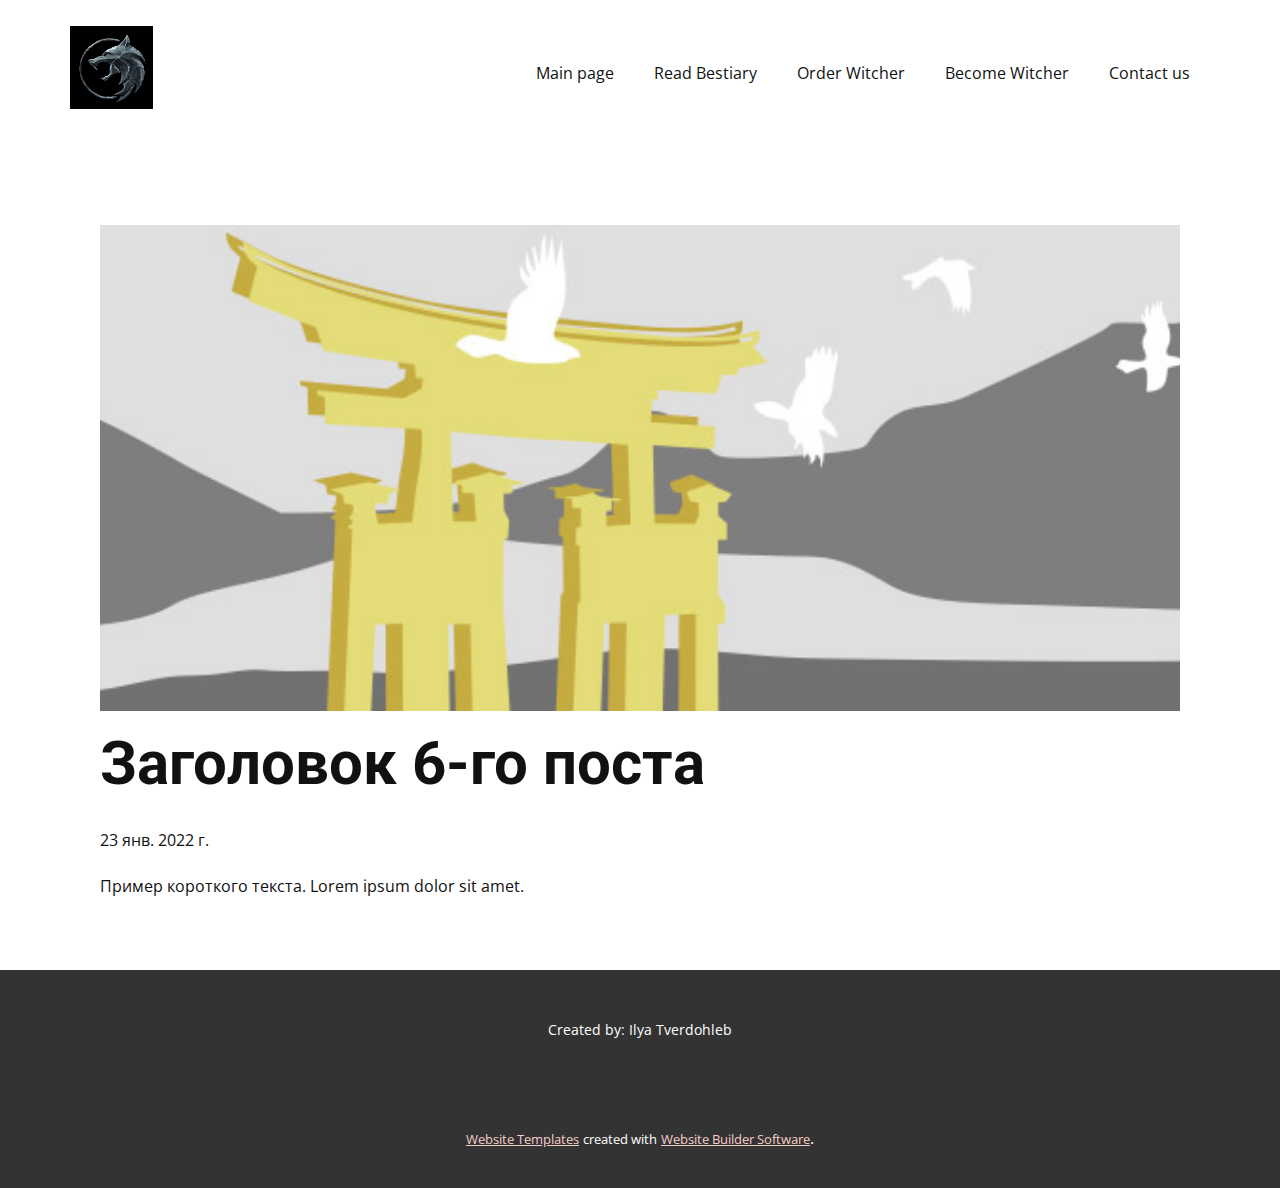
<file: blog/пост-5.html>
<!doctype html>
<html style="font-size: 16px;"><head>
    <meta name="viewport" content="width=device-width, initial-scale=1.0">
    <meta charset="utf-8">
    <meta name="keywords" content="Заголовок 1-го поста">
    <meta name="description" content="">
    <meta name="page_type" content="np-template-header-footer-from-plugin">
    <title>Заголовок 6-го поста</title>
    <link rel="stylesheet" href="../nicepage.css" media="screen">
<link rel="stylesheet" href="../Post-Template.css" media="screen">
    <script class="u-script" type="text/javascript" src="../jquery.js" defer=""></script>
    <script class="u-script" type="text/javascript" src="../nicepage.js" defer=""></script>
    <meta name="generator" content="Nicepage 4.3.3, nicepage.com">
    <link id="u-theme-google-font" rel="stylesheet" href="https://fonts.googleapis.com/css?family=Roboto:100,100i,300,300i,400,400i,500,500i,700,700i,900,900i|Open+Sans:300,300i,400,400i,600,600i,700,700i,800,800i">
    
    
    <script type="application/ld+json">{
		"@context": "http://schema.org",
		"@type": "Organization",
		"name": "",
		"logo": "images/the-witcher-geralt-wolf-logo.jpg"
}</script>
    <meta name="theme-color" content="#efa69d">
  </head>
  <body class="u-body"><header class="u-clearfix u-header u-header" id="sec-3764"><div class="u-clearfix u-sheet u-sheet-1">
        <a href="../Main-page.html" data-page-id="1073722988" class="u-hover-feature u-image u-logo u-image-1" title="Main page" data-image-width="1280" data-image-height="1280" data-animation-name="rotateIn" data-animation-duration="1000" data-animation-direction="">
          <img src="../images/the-witcher-geralt-wolf-logo.jpg" class="u-logo-image u-logo-image-1">
        </a>
        <nav class="u-menu u-menu-dropdown u-offcanvas u-menu-1">
          <div class="menu-collapse" style="font-size: 1rem; letter-spacing: 0px;">
            <a class="u-button-style u-custom-left-right-menu-spacing u-custom-padding-bottom u-custom-top-bottom-menu-spacing u-nav-link u-text-active-palette-1-base u-text-hover-palette-2-base" href="#">
              <svg class="u-svg-link" viewBox="0 0 24 24"><use xmlns:xlink="http://www.w3.org/1999/xlink" xlink:href="#svg-0e7d"></use></svg>
              <svg class="u-svg-content" version="1.1" id="svg-0e7d" viewBox="0 0 16 16" x="0px" y="0px" xmlns:xlink="http://www.w3.org/1999/xlink" xmlns="http://www.w3.org/2000/svg"><g><rect y="1" width="16" height="2"></rect><rect y="7" width="16" height="2"></rect><rect y="13" width="16" height="2"></rect>
</g></svg>
            </a>
          </div>
          <div class="u-custom-menu u-nav-container">
            <ul class="u-nav u-unstyled u-nav-1"><li class="u-nav-item"><a class="u-button-style u-nav-link u-text-active-palette-1-base u-text-hover-palette-2-base" href="../Main-page.html" style="padding: 10px 20px;">Main page</a>
</li><li class="u-nav-item"><a class="u-button-style u-nav-link u-text-active-palette-1-base u-text-hover-palette-2-base" href="../Read-Bestiary.html" style="padding: 10px 20px;">Read Bestiary</a>
</li><li class="u-nav-item"><a class="u-button-style u-nav-link u-text-active-palette-1-base u-text-hover-palette-2-base" href="../Order-Witcher.html" style="padding: 10px 20px;">Order Witcher</a>
</li><li class="u-nav-item"><a class="u-button-style u-nav-link u-text-active-palette-1-base u-text-hover-palette-2-base" href="../Become-a-Witcher.html" style="padding: 10px 20px;">Become Witcher</a>
</li><li class="u-nav-item"><a class="u-button-style u-nav-link u-text-active-palette-1-base u-text-hover-palette-2-base" href="../Contac-Us.html" style="padding: 10px 20px;">Contact us</a>
</li></ul>
          </div>
          <div class="u-custom-menu u-nav-container-collapse">
            <div class="u-black u-container-style u-inner-container-layout u-opacity u-opacity-95 u-sidenav">
              <div class="u-inner-container-layout u-sidenav-overflow">
                <div class="u-menu-close"></div>
                <ul class="u-align-center u-nav u-popupmenu-items u-unstyled u-nav-2"><li class="u-nav-item"><a class="u-button-style u-nav-link" href="../Main-page.html" style="padding: 10px 20px;">Main page</a>
</li><li class="u-nav-item"><a class="u-button-style u-nav-link" href="../Read-Bestiary.html" style="padding: 10px 20px;">Read Bestiary</a>
</li><li class="u-nav-item"><a class="u-button-style u-nav-link" href="../Order-Witcher.html" style="padding: 10px 20px;">Order Witcher</a>
</li><li class="u-nav-item"><a class="u-button-style u-nav-link" href="../Become-a-Witcher.html" style="padding: 10px 20px;">Become Witcher</a>
</li><li class="u-nav-item"><a class="u-button-style u-nav-link" href="../Contac-Us.html" style="padding: 10px 20px;">Contact us</a>
</li></ul>
              </div>
            </div>
            <div class="u-black u-menu-overlay u-opacity u-opacity-70"></div>
          </div>
        </nav>
      </div></header>
    <section class="u-align-center u-clearfix u-section-1" id="sec-3a94">
      <div class="u-clearfix u-sheet u-valign-middle-md u-valign-middle-sm u-valign-middle-xs u-sheet-1"><!--post_details--><!--post_details_options_json--><!--{"source":""}--><!--/post_details_options_json--><!--blog_post-->
        <div class="u-container-style u-expanded-width u-post-details u-post-details-1">
          <div class="u-container-layout u-valign-middle u-container-layout-1"><!--blog_post_image-->
            <img alt="" class="u-blog-control u-expanded-width u-image u-image-default u-image-1" src="[data-uri]"><!--/blog_post_image--><!--blog_post_header-->
            <h2 class="u-blog-control u-text u-text-1">Заголовок 6-го поста</h2><!--/blog_post_header--><!--blog_post_metadata-->
            <div class="u-blog-control u-metadata u-metadata-1"><!--blog_post_metadata_date-->
              <span class="u-meta-date u-meta-icon">23 янв. 2022 г.</span><!--/blog_post_metadata_date--><!--blog_post_metadata_category-->
              <!--/blog_post_metadata_category--><!--blog_post_metadata_comments-->
              <!--/blog_post_metadata_comments-->
            </div><!--/blog_post_metadata--><!--blog_post_content-->
            <div class="u-align-justify u-blog-control u-post-content u-text u-text-2 fr-view">
  Пример короткого текста. Lorem ipsum dolor sit amet.
  </div><!--/blog_post_content-->
          </div>
        </div><!--/blog_post--><!--/post_details-->
      </div>
    </section>
    
    
    <footer class="u-align-center u-clearfix u-footer u-grey-80 u-footer" id="sec-be3e"><div class="u-clearfix u-sheet u-sheet-1">
        <p class="u-small-text u-text u-text-variant u-text-1">Created by: Ilya Tverdohleb</p>
      </div></footer>
    <section class="u-backlink u-clearfix u-grey-80">
      <a class="u-link" href="https://nicepage.com/website-templates" target="_blank">
        <span>Website Templates</span>
      </a>
      <p class="u-text">
        <span>created with</span>
      </p>
      <a class="u-link" href="" target="_blank">
        <span>Website Builder Software</span>
      </a>. 
    </section>
  
</body></html>
</file>
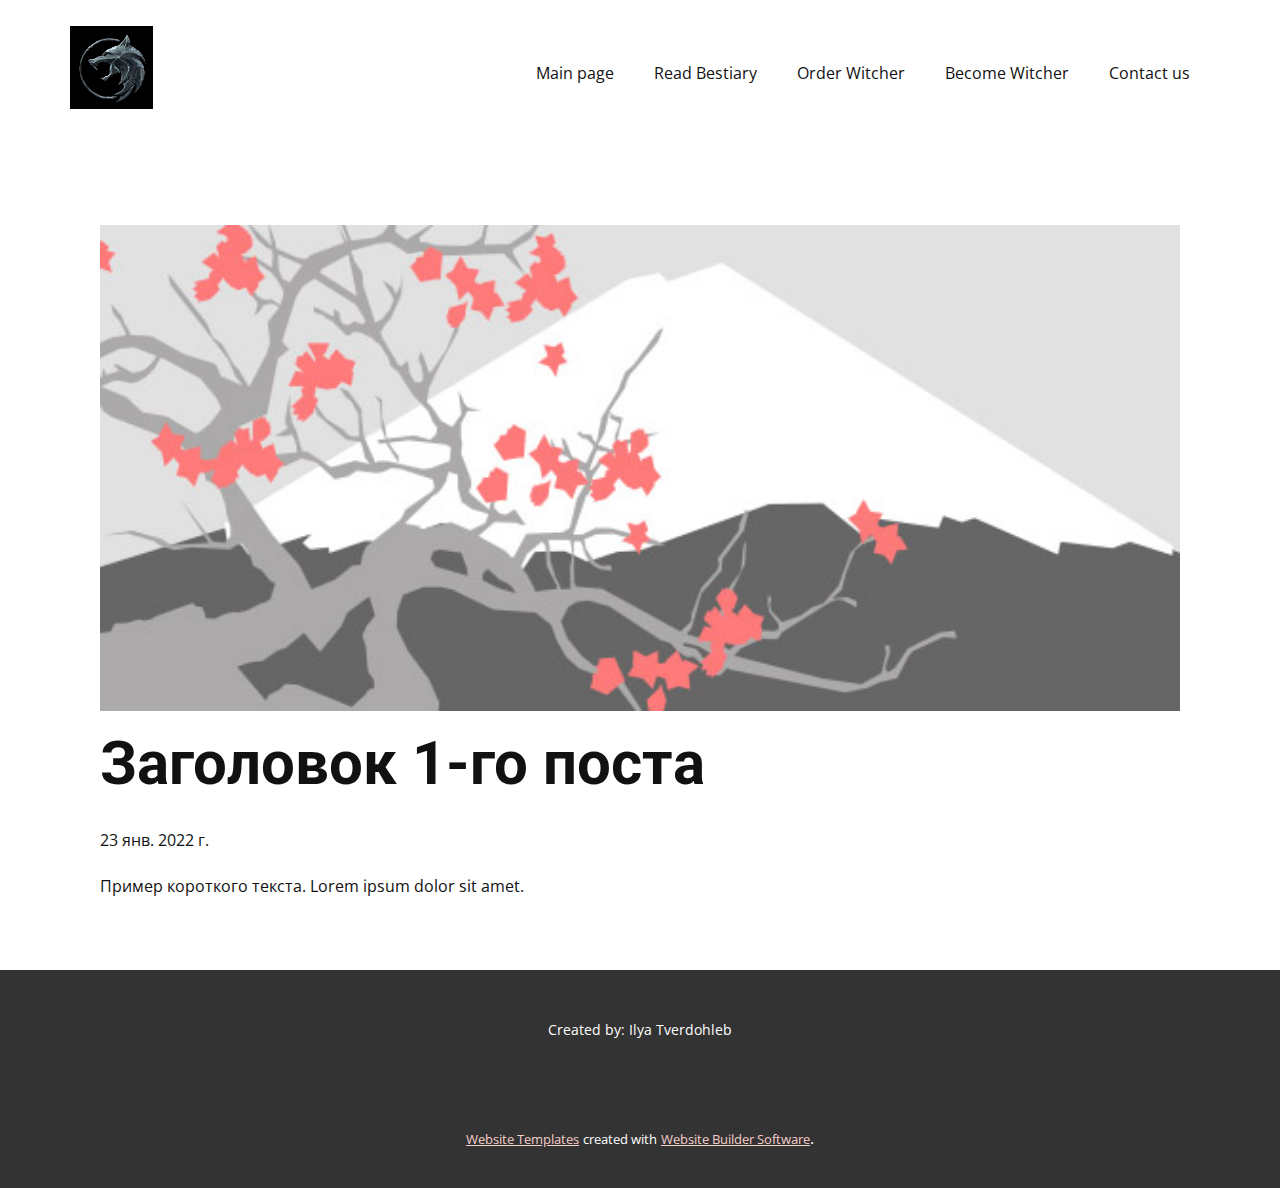
<file: blog/пост.html>
<!doctype html>
<html style="font-size: 16px;"><head>
    <meta name="viewport" content="width=device-width, initial-scale=1.0">
    <meta charset="utf-8">
    <meta name="keywords" content="Заголовок 1-го поста">
    <meta name="description" content="">
    <meta name="page_type" content="np-template-header-footer-from-plugin">
    <title>Заголовок 1-го поста</title>
    <link rel="stylesheet" href="../nicepage.css" media="screen">
<link rel="stylesheet" href="../Post-Template.css" media="screen">
    <script class="u-script" type="text/javascript" src="../jquery.js" defer=""></script>
    <script class="u-script" type="text/javascript" src="../nicepage.js" defer=""></script>
    <meta name="generator" content="Nicepage 4.3.3, nicepage.com">
    <link id="u-theme-google-font" rel="stylesheet" href="https://fonts.googleapis.com/css?family=Roboto:100,100i,300,300i,400,400i,500,500i,700,700i,900,900i|Open+Sans:300,300i,400,400i,600,600i,700,700i,800,800i">
    
    
    <script type="application/ld+json">{
		"@context": "http://schema.org",
		"@type": "Organization",
		"name": "",
		"logo": "images/the-witcher-geralt-wolf-logo.jpg"
}</script>
    <meta name="theme-color" content="#efa69d">
  </head>
  <body class="u-body"><header class="u-clearfix u-header u-header" id="sec-3764"><div class="u-clearfix u-sheet u-sheet-1">
        <a href="../Main-page.html" data-page-id="1073722988" class="u-hover-feature u-image u-logo u-image-1" title="Main page" data-image-width="1280" data-image-height="1280" data-animation-name="rotateIn" data-animation-duration="1000" data-animation-direction="">
          <img src="../images/the-witcher-geralt-wolf-logo.jpg" class="u-logo-image u-logo-image-1">
        </a>
        <nav class="u-menu u-menu-dropdown u-offcanvas u-menu-1">
          <div class="menu-collapse" style="font-size: 1rem; letter-spacing: 0px;">
            <a class="u-button-style u-custom-left-right-menu-spacing u-custom-padding-bottom u-custom-top-bottom-menu-spacing u-nav-link u-text-active-palette-1-base u-text-hover-palette-2-base" href="#">
              <svg class="u-svg-link" viewBox="0 0 24 24"><use xmlns:xlink="http://www.w3.org/1999/xlink" xlink:href="#svg-0e7d"></use></svg>
              <svg class="u-svg-content" version="1.1" id="svg-0e7d" viewBox="0 0 16 16" x="0px" y="0px" xmlns:xlink="http://www.w3.org/1999/xlink" xmlns="http://www.w3.org/2000/svg"><g><rect y="1" width="16" height="2"></rect><rect y="7" width="16" height="2"></rect><rect y="13" width="16" height="2"></rect>
</g></svg>
            </a>
          </div>
          <div class="u-custom-menu u-nav-container">
            <ul class="u-nav u-unstyled u-nav-1"><li class="u-nav-item"><a class="u-button-style u-nav-link u-text-active-palette-1-base u-text-hover-palette-2-base" href="../Main-page.html" style="padding: 10px 20px;">Main page</a>
</li><li class="u-nav-item"><a class="u-button-style u-nav-link u-text-active-palette-1-base u-text-hover-palette-2-base" href="../Read-Bestiary.html" style="padding: 10px 20px;">Read Bestiary</a>
</li><li class="u-nav-item"><a class="u-button-style u-nav-link u-text-active-palette-1-base u-text-hover-palette-2-base" href="../Order-Witcher.html" style="padding: 10px 20px;">Order Witcher</a>
</li><li class="u-nav-item"><a class="u-button-style u-nav-link u-text-active-palette-1-base u-text-hover-palette-2-base" href="../Become-a-Witcher.html" style="padding: 10px 20px;">Become Witcher</a>
</li><li class="u-nav-item"><a class="u-button-style u-nav-link u-text-active-palette-1-base u-text-hover-palette-2-base" href="../Contac-Us.html" style="padding: 10px 20px;">Contact us</a>
</li></ul>
          </div>
          <div class="u-custom-menu u-nav-container-collapse">
            <div class="u-black u-container-style u-inner-container-layout u-opacity u-opacity-95 u-sidenav">
              <div class="u-inner-container-layout u-sidenav-overflow">
                <div class="u-menu-close"></div>
                <ul class="u-align-center u-nav u-popupmenu-items u-unstyled u-nav-2"><li class="u-nav-item"><a class="u-button-style u-nav-link" href="../Main-page.html" style="padding: 10px 20px;">Main page</a>
</li><li class="u-nav-item"><a class="u-button-style u-nav-link" href="../Read-Bestiary.html" style="padding: 10px 20px;">Read Bestiary</a>
</li><li class="u-nav-item"><a class="u-button-style u-nav-link" href="../Order-Witcher.html" style="padding: 10px 20px;">Order Witcher</a>
</li><li class="u-nav-item"><a class="u-button-style u-nav-link" href="../Become-a-Witcher.html" style="padding: 10px 20px;">Become Witcher</a>
</li><li class="u-nav-item"><a class="u-button-style u-nav-link" href="../Contac-Us.html" style="padding: 10px 20px;">Contact us</a>
</li></ul>
              </div>
            </div>
            <div class="u-black u-menu-overlay u-opacity u-opacity-70"></div>
          </div>
        </nav>
      </div></header>
    <section class="u-align-center u-clearfix u-section-1" id="sec-3a94">
      <div class="u-clearfix u-sheet u-valign-middle-md u-valign-middle-sm u-valign-middle-xs u-sheet-1"><!--post_details--><!--post_details_options_json--><!--{"source":""}--><!--/post_details_options_json--><!--blog_post-->
        <div class="u-container-style u-expanded-width u-post-details u-post-details-1">
          <div class="u-container-layout u-valign-middle u-container-layout-1"><!--blog_post_image-->
            <img alt="" class="u-blog-control u-expanded-width u-image u-image-default u-image-1" src="[data-uri]"><!--/blog_post_image--><!--blog_post_header-->
            <h2 class="u-blog-control u-text u-text-1">Заголовок 1-го поста</h2><!--/blog_post_header--><!--blog_post_metadata-->
            <div class="u-blog-control u-metadata u-metadata-1"><!--blog_post_metadata_date-->
              <span class="u-meta-date u-meta-icon">23 янв. 2022 г.</span><!--/blog_post_metadata_date--><!--blog_post_metadata_category-->
              <!--/blog_post_metadata_category--><!--blog_post_metadata_comments-->
              <!--/blog_post_metadata_comments-->
            </div><!--/blog_post_metadata--><!--blog_post_content-->
            <div class="u-align-justify u-blog-control u-post-content u-text u-text-2 fr-view">
  Пример короткого текста. Lorem ipsum dolor sit amet.
  </div><!--/blog_post_content-->
          </div>
        </div><!--/blog_post--><!--/post_details-->
      </div>
    </section>
    
    
    <footer class="u-align-center u-clearfix u-footer u-grey-80 u-footer" id="sec-be3e"><div class="u-clearfix u-sheet u-sheet-1">
        <p class="u-small-text u-text u-text-variant u-text-1">Created by: Ilya Tverdohleb</p>
      </div></footer>
    <section class="u-backlink u-clearfix u-grey-80">
      <a class="u-link" href="https://nicepage.com/website-templates" target="_blank">
        <span>Website Templates</span>
      </a>
      <p class="u-text">
        <span>created with</span>
      </p>
      <a class="u-link" href="" target="_blank">
        <span>Website Builder Software</span>
      </a>. 
    </section>
  
</body></html>
</file>
